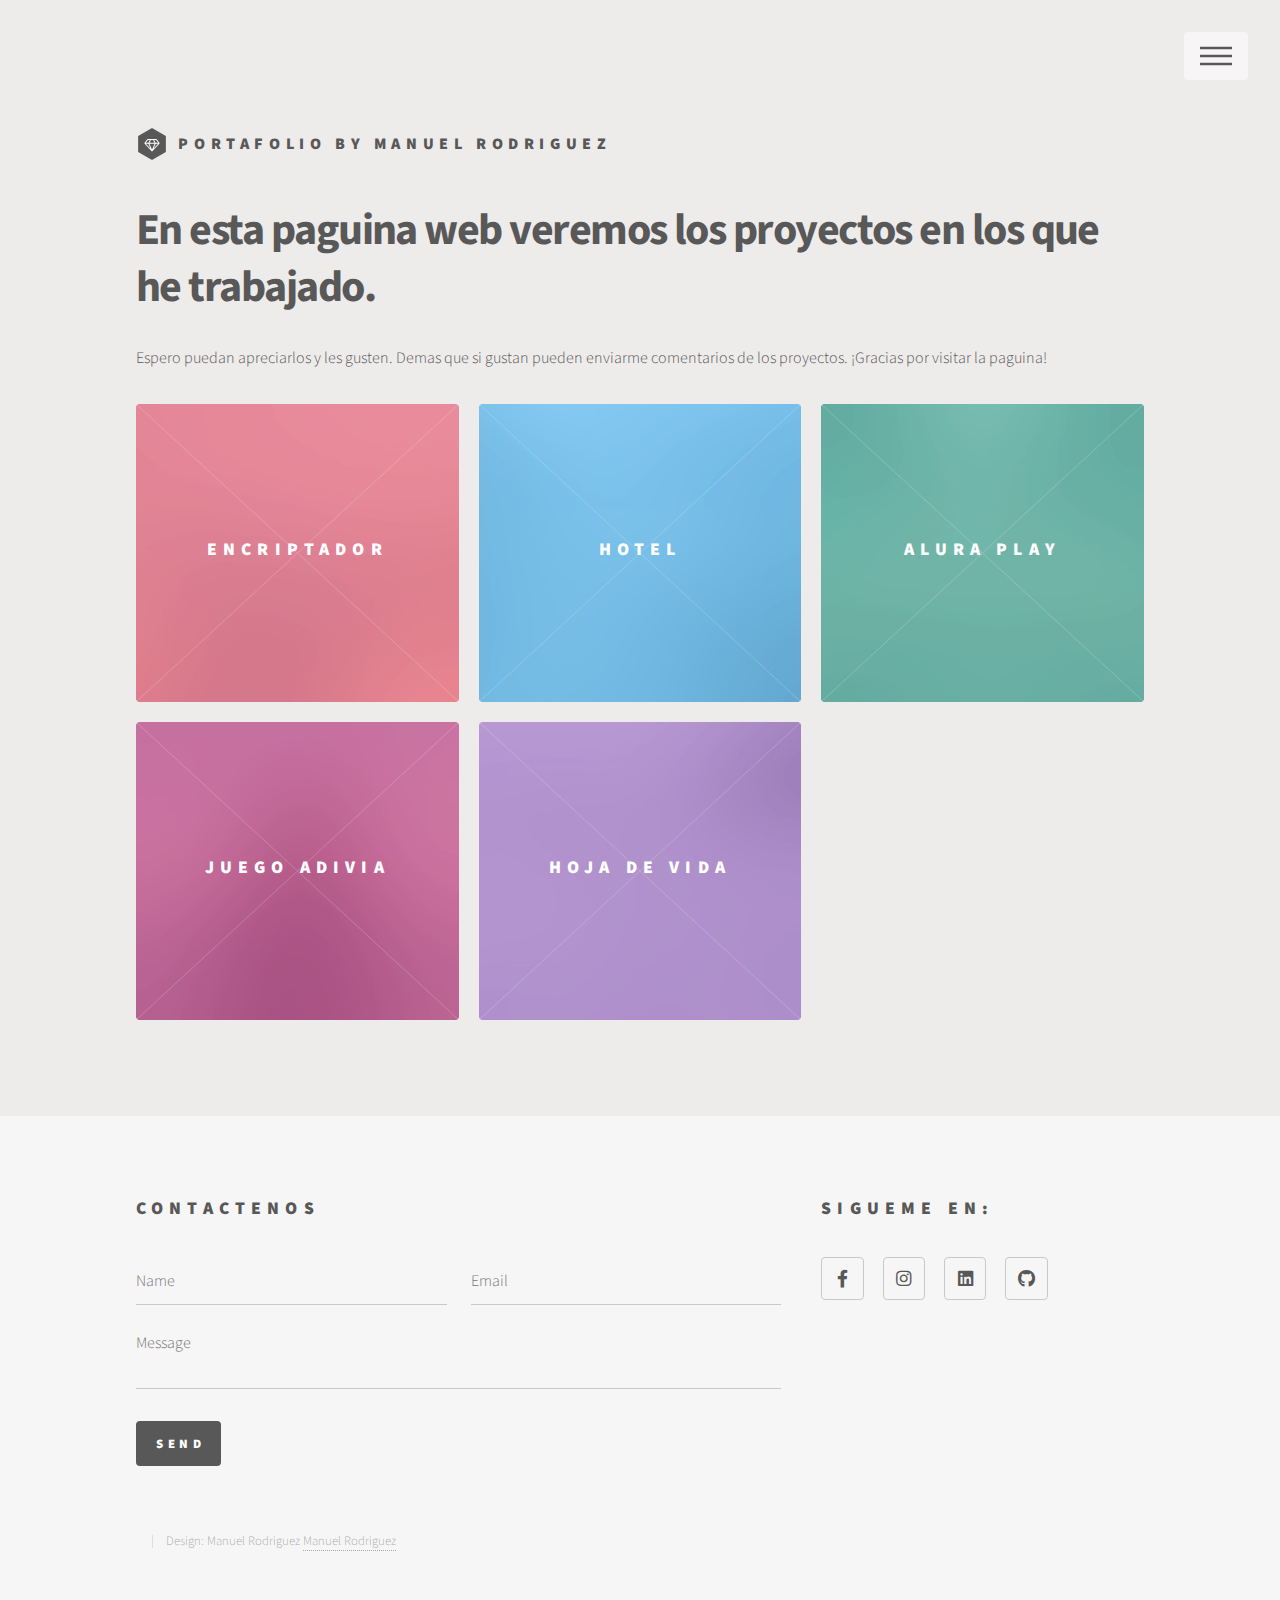
<file: index.html>
<!DOCTYPE HTML>
<html>
	<head>
		<title>Portafolio</title>
		<link rel="icon" href="/images/logo.svg" type="image/x-icon">
		<meta charset="utf-8" />
		<meta name="viewport" content="width=device-width, initial-scale=1, user-scalable=no" />
		<link rel="stylesheet" href="assets/css/main.css" />
		<noscript><link rel="stylesheet" href="assets/css/noscript.css" /></noscript>
	</head>
	<body class="is-preload">
		<!-- Wrapper -->
			<div id="wrapper">

				<!-- Header -->
					<header id="header">
						<div class="inner">

							<!-- Logo -->
								<a href="index.html" class="logo">
									<span class="symbol"><img src="images/logo.svg" alt="" /></span><span class="title">Portafolio by Manuel Rodriguez</span>
								</a>

							<!-- Nav -->
								<nav>
									<ul>
										<li><a href="#menu">Menu</a></li> 
									</ul>
								</nav>

						</div>
					</header>

				<!-- Menu -->
					<nav id="menu">
						<h2>Menu</h2>
						<ul>
							<li><a href="index.html">Home</a></li>
							<li><a href="/gen_element/generic.html">Proyectos</a></li>
							<li><a href="/gen_element/generic.html">Java Script y Html.</a></li>
							<li><a href="/gen_element/generic.html">PHP y .Net</a></li>
							<li><a href="/gen_element/elements.html">Elements</a></li>
						</ul>
					</nav>

				<!-- Main -->
					<div id="main">
						<div class="inner">
							<header>
								<h1>En esta paguina web veremos los proyectos en los que he trabajado.</h1>
								<p>Espero puedan apreciarlos y les gusten. Demas que si gustan pueden enviarme comentarios de los proyectos.
									¡Gracias por visitar la paguina!</p>
							</header>
							<section class="tiles">
								<article class="style1">
									<span class="image">
										<img src="/images/pic01.jpg" alt="" />
									</span>
									<a href="/gen_element/encriptador.html">
										<h2>Encriptador</h2>
										<div class="content">
											<p>Proyecto desarrollado con el programa Alura Latam</p>
										</div>
									</a>
								</article>
								<article class="style2">
									<span class="image">
										<img src="/images/pic02.jpg" alt="" />
									</span>
									<a href="/gen_element/hotel.html">
										<h2>Hotel</h2>
										<div class="content">
											<p>Proyecto desarrollado con el programa Alura Latam</p>
										</div>
									</a>
								</article>
								<article class="style3">
									<span class="image">
										<img src="/images/pic03.jpg" alt="" />
									</span>
									<a href="/gen_element/aluraplay.html">
										<h2>Alura Play</h2>
										<div class="content">
											<p>Proyecto desarrollado con el programa Alura Latam</p>
										</div>
									</a>
								</article>
								<article class="style4">
									<span class="image">
										<img src="/images/pic04.jpg" alt="" />
									</span>
									<a href="/gen_element/adivina.html">
										<h2>Juego adivia</h2>
										<div class="content">
											<p>Proyecto desarrollado con el programa Alura Latam.</p>
										</div>
									</a>
								</article>
								<article class="style5">
									<span class="image">
										<img src="images/pic05.jpg" alt="" />
									</span>
									<a href="/gen_element/generic.html">
										<h2>Hoja de vida</h2>
										<div class="content">
											<p>Aqui mis datos y demas sobre mí</p>
										</div>
									</a>
								</article>
							</section>
						</div>
					</div>

				<!-- Footer -->
					<footer id="footer">
						<div class="inner">
							<section>
								<h2>Contactenos</h2>
								<form method="post" action="#">
									<div class="fields">
										<div class="field half">
											<input type="text" name="name" id="name" placeholder="Name" />
										</div>
										<div class="field half">
											<input type="email" name="email" id="email" placeholder="Email" />
										</div>
										<div class="field">
											<textarea name="message" id="message" placeholder="Message"></textarea>
										</div>
									</div>
									<ul class="actions">
										<li><input type="submit" value="Send" class="primary" /></li>
									</ul>
								</form>
							</section>
							<section>
								<h2>Sigueme en:</h2>
								<ul class="icons">
									<li><a href="https://www.facebook.com/profile.php?id=100004961138057" class="icon brands style2 fa-facebook-f"><span class="label">Facebook</span></a></li>
									<li><a href="https://www.instagram.com/mr.manuelrodriguez/" class="icon brands style2 fa-instagram"><span class="label">Instagram</span></a></li>
									<li><a href="https://www.linkedin.com/in/manuel-efrain-rodriguez-prescod-38b3a92bb/" class="icon brands style2 fa-linkedin"><span class="label">Linkedin</span></a></li>
									<li><a href="https://github.com/ManuelRodriguez176" class="icon brands style2 fa-github"><span class="label">GitHub</span></a></li>
								</ul>
							</section>
							<ul class="copyright">
								<li></li>
								<li>Design: Manuel Rodriguez <a href="">Manuel Rodriguez</a></li>
							</ul>
						</div>
					</footer>

			</div>

		<!-- Scripts -->
			<script src="assets/js/jquery.min.js"></script>
			<script src="assets/js/browser.min.js"></script>
			<script src="assets/js/breakpoints.min.js"></script>
			<script src="assets/js/util.js"></script>
			<script src="assets/js/main.js"></script>

	</body>
</html>
</file>
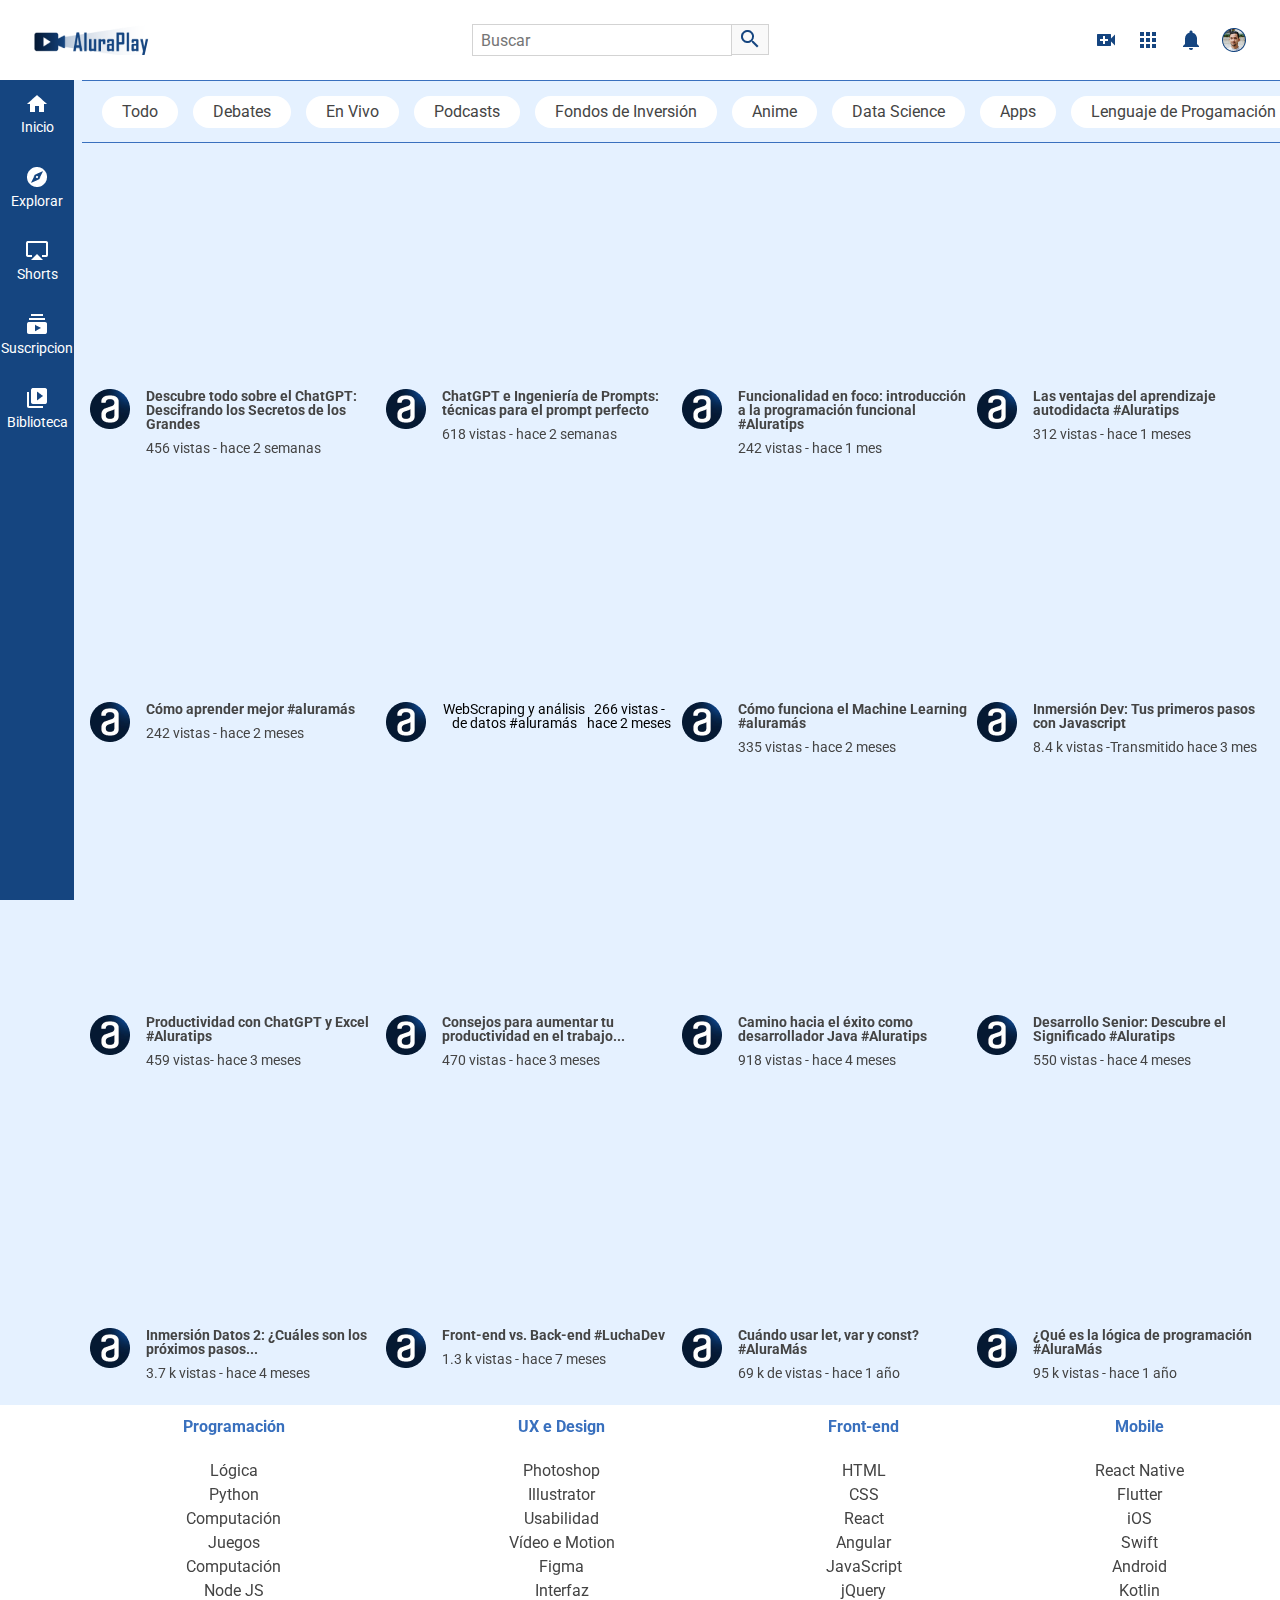
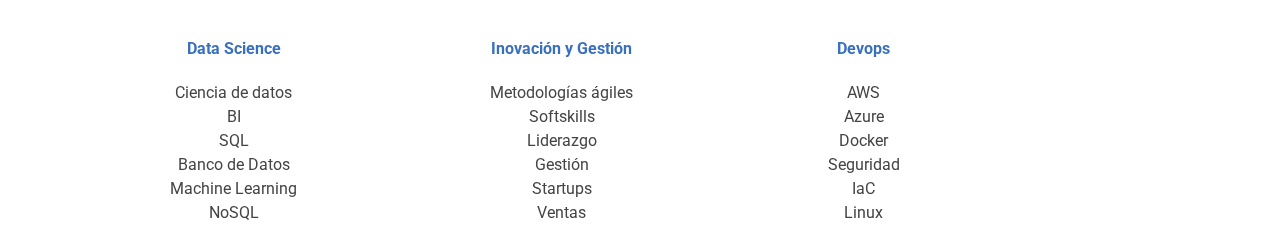
<file: AluraPlay/aluraplay-projecto-final-proyecto-final/index.html>
<!DOCTYPE html>
<html lang="es">

<head>
    <meta charset="UTF-8">
    <meta http-equiv="X-UA-Compatible" content="IE=edge">
    <meta name="viewport" content="width=device-width, initial-scale=1.0">
    <link href="https://fonts.googleapis.com/css2?family=Roboto:wght@400;700&display=swap" rel="stylesheet">
    <link rel="stylesheet" href="./css/reset.css">
    <link rel="stylesheet" href="./css/estilos.css">
    <link rel="stylesheet" href="./css/flexbox.css">
    <title>AluraPlay</title>
    <link rel="shortcut icon" href="./img/favicon.ico" type="image/x-icon">
</head>

<body>

    <!-- Cabecera -->
    <header>

        <nav class="cabecera__container">

            <h1 class="logo__item" href="#"></h1>

            <div class="cabecera__buscar__item">
                <form action="">
                    <input type="search" placeholder="Buscar" id="buscar" class="buscar__input">
                    <label for="buscar" class="buscar__label"></label>
                </form>
                <a href="#" class="cabecera__audio"></a>
            </div>

            <div class="cabecera__iconos__item">
                <a href="#" class="cabecera__videos"></a>
                <a href="#" class="cabecera__apps"></a>
                <a href="#" class="cabecera__notificaciones"></a>
                <a href="#" class="cabecera__avatar"></a>
            </div>

        </nav>

    </header>

    <!-- Menu lateral -->

    <aside class="menu__container">
        <ul class="menu__lista">
            <li>
                <a class="menu__itens" href="#">
                    <i class="icono__inicio icono-item"></i>
                    <span>Inicio</span></a>
            </li>

            <li>
                <a class="menu__itens" href="#">
                    <i class="icono__explorar icono-item"></i>
                    <span>Explorar</span></a>
            </li>

            <li>
                <a class="menu__itens" href="#">
                    <i class="icono__shorts icono-item"></i>
                    <span>Shorts</span></a>
            </li>

            <li>
                <a class="menu__itens" href="#">
                    <i class="icono__suscripciones icono-item"></i>
                    <span>Suscripcion</span></a>
            </li>

            <li>
                <a class="menu__itens" href="#">
                    <i class="icono__biblioteca icono-item"></i>
                    <span>Biblioteca</span></a>
            </li>
        </ul>

        <ul class="menu__lista">
            <li>
                <a class="menu__itens" href="#">
                    <i class="icono__historico icono-item"></i>
                    <span>Histórico</span></a>
            </li>

            <li>
                <a class="menu__itens" href="#">
                    <i class="icono__reloj icono-item"></i>
                    <span>Ver más tarde</span></a>
            </li>

            <li>
                <a class="menu__itens" href="#">
                    <i class="icono__like icono-item"></i>
                    <span>Videos que me gustan</span></a>
            </li>
        </ul>

        <ul class="menu__lista">
            <li>
                <a class="menu__itens" href="#">
                    <i class="icono__mostrar icono-item"></i>
                    <span>Mostrar más</span></a>
            </li>

            <li>
                <a class="menu__itens" href="#">
                    <i class="icono__deschamps icono-item"></i>
                    <span>Felipe Deschamps</span></a>
            </li>

            <li>
                <a class="menu__itens" href="#">
                    <i class="icono__nerd icono-item"></i>
                    <span>Jovem Nerd</span></a>
            </li>

            <li>
                <a class="menu__itens" href="#">
                    <i class="icono__souto icono-item"></i>
                    <span>Mario Souto</span></a>
            </li>

            <li>
                <a class="menu__itens" href="#">
                    <i class="icono__iamarino icono-item"></i>
                    <span>Atila Iamarino</span></a>
            </li>

            <li>
                <a class="menu__itens" href="#">
                    <i class="icono__ballerini icono-item"></i>
                    <span>Rafaella Ballerini</span></a>
            </li>

            <li>
                <a class="menu__itens" href="#">
                    <i class="icono__gaveta icono-item"></i>
                    <span>Gaveta</span></a>
            </li>

            <li>
                <a class="menu__itens" href="#">
                    <i class="icono__alura icono-item"></i>
                    <span>Alura Latam</span></a>
            </li>

            <li>
                <a class="menu__itens suscripciones" href="#">Suscripciones</a>
            </li>
        </ul>

        <ul class="menu__lista">
            <li class="videojuegos">
                <a class="menu__itens" href="#">
                    <i class="icono__videojuegos icono-item"></i>
                    <span>Videojuegos</span></a>
            </li>

            <li class="peliculas">
                <a class="menu__itens" href="#">
                    <i class="icono__peliculas icono-item"></i>
                    <span>Películas</span></a>
            </li>
            <li class="premium">
                <a class="menu__itens" href="#">
                    <i class="icono__videos icono-item"></i>
                    <span>Vídeo Premium</span></a>
            </li>

            <li class="menu__itens maspagina">
                <a href="#">MÁS DE LA PÁGINA</a>
            </li>
        </ul>
    </aside>

    <!-- Sección superior -->

    <section class="superior__seccion__container">
        <a class="superior__item" href="#">Todo</a>
        <a class="superior__item" href="#">Debates</a>
        <a class="superior__item" href="#">En Vivo</a>
        <a class="superior__item" href="#">Podcasts</a>
        <a class="superior__item" href="#">Fondos de Inversión</a>
        <a class="superior__item" href="#">Anime</a>
        <a class="superior__item" href="#">Data Science</a>
        <a class="superior__item" href="#">Apps</a>
        <a class="superior__item" href="#">Lenguaje de Progamación</a>
        <a class="superior__item" href="#">Ciencia de la computación</a>
        <a class="superior__item" href="#">Marketing</a>
    </section>

    <!-- Vídeos -->
    
    <ul class="videos__container">
        <li class="videos__item">
            <iframe  width="100%"  height="72%" src="https://www.youtube.com/embed/PwheldW6V98?si=mJKUmresNkF_c4Q1" 
            title="YouTube video player" frameborder="0" allow="accelerometer; autoplay; clipboard-write; encrypted-media; gyroscope; picture-in-picture; web-share" allowfullscreen></iframe>
            <div class="descripcion-video">
                <img src="./img/videos/Ellipse 11.png" alt="Logo del canal Alura Latam ">
                <div class="detalles__video">
                    <h3>Descubre todo sobre el ChatGPT: Descifrando los Secretos de los Grandes</h3>
                    <p>456  vistas - hace 2 semanas</p>
                </div>
            </div>
        </li>
       
        <li class="videos__item">
            <iframe  width="100%"  height="72%" src="https://www.youtube.com/embed/r5T2aO9YXb0?si=aHWokvcs63ff33l1" 
            title="YouTube video player" frameborder="0" allow="accelerometer; autoplay; clipboard-write; encrypted-media; gyroscope; picture-in-picture; web-share" allowfullscreen></iframe>
            <div class="descripcion-video">
                <img src="./img/videos/Ellipse 11.png" alt="Logo del canal Alura Latam ">
                <div class="detalles__video">
                    <h3>ChatGPT e Ingeniería de Prompts: técnicas para el prompt perfecto</h3>
                    <p>618  vistas - hace 2 semanas</p>
                </div>
            </div>
        </li>
        <li class="videos__item">
            <iframe  width="100%"  height="72%" src="https://www.youtube.com/embed/qBrlvcQjrCA?si=NtRiXE2M6UXFpuVy" 
            title="YouTube video player" frameborder="0" allow="accelerometer; autoplay; clipboard-write; encrypted-media; gyroscope; picture-in-picture; web-share" allowfullscreen></iframe>
            <div class="descripcion-video">
                <img src="./img/videos/Ellipse 11.png" alt="Logo del canal Alura Latam ">
                <div class="detalles__video">
                    <h3>Funcionalidad en foco: introducción a la programación funcional #Aluratips</h3>
                    <p>242  vistas - hace 1 mes</p>
                </div>
            </div>
        </li>
        <li class="videos__item">
            <iframe  width="100%"  height="72%" src="https://www.youtube.com/embed/xdzz3_WqFmE?si=K3vRJxqY2Xt9v2D4" 
            title="YouTube video player" frameborder="0" allow="accelerometer; autoplay; clipboard-write; encrypted-media; gyroscope; picture-in-picture; web-share" allowfullscreen></iframe>
            <div class="descripcion-video">
                <img src="./img/videos/Ellipse 11.png" alt="Logo del canal Alura Latam ">
                <div class="detalles__video">
                    <h3>Las ventajas del aprendizaje autodidacta #Aluratips</h3>
                    <p>312 vistas - hace 1 meses</p>
                </div>
            </div>
        </li>
        <li class="videos__item">
            <iframe  width="100%"  height="72%"src="https://www.youtube.com/embed/DeM2Ak8tWFU?si=z9eTmcwKMhbGnOSM" 
            title="YouTube video player" frameborder="0" allow="accelerometer; autoplay; clipboard-write; encrypted-media; gyroscope; picture-in-picture; web-share" allowfullscreen></iframe>
            <div class="descripcion-video">
                <img src="./img/videos/Ellipse 11.png" alt="Logo del canal Alura Latam ">
                <div class="detalles__video">
                    <h3>Cómo aprender mejor #aluramás</h3>
                    <p>242 vistas - hace 2 meses</p>
                </div>
            </div>
        </li>
        <li class="videos__item">
            <iframe  width="100%"  height="72%" src="https://www.youtube.com/embed/b5M9ws0X3FQ?si=BByTwoZV_195ifW0"
             title="YouTube video player" frameborder="0" allow="accelerometer; autoplay; clipboard-write; encrypted-media; gyroscope; picture-in-picture; web-share" allowfullscreen></iframe>
            <div class="descripcion-video">
                <img src="./img/videos/Ellipse 11.png" alt="Logo del canal Alura Latam ">
                <h3>WebScraping y análisis de datos #aluramás</h3>
                <p>266 vistas - hace 2 meses</p>
            </div>
        </li>
        <li class="videos__item">
            <iframe  width="100%"  height="72%" src="https://www.youtube.com/embed/1EJ69twpnMo?si=77XLahry_zDuc666"
             title="YouTube video player" frameborder="0" allow="accelerometer; autoplay; clipboard-write; encrypted-media; gyroscope; picture-in-picture; web-share" allowfullscreen></iframe>
            <div class="descripcion-video">
                <img src="./img/videos/Ellipse 11.png" alt="Logo del canal Alura Latam ">
                <div class="detalles__video">
                    <h3>Cómo funciona el Machine Learning #aluramás</h3>
                    <p>335 vistas - hace 2 meses</p>
                </div>
            </div>
        </li>
        <li class="videos__item">
            <iframe  width="100%"  height="72%" src="https://www.youtube.com/embed/SAusS82-xQ0?si=w0csFllv1LjuLs7O" 
            title="YouTube video player" frameborder="0" allow="accelerometer; autoplay; clipboard-write; encrypted-media; gyroscope; picture-in-picture; web-share" allowfullscreen></iframe>
            <div class="descripcion-video">
                <img src="./img/videos/Ellipse 11.png" alt="Logo del canal Alura Latam ">
                <div class="detalles__video">
                    <h3>Inmersión Dev: Tus primeros pasos con Javascript </h3>
                    <p>8.4 k vistas -Transmitido hace 3 mes</p>
                </div>
            </div>
        </li>
        <li class="videos__item">
            <iframe width="100%"  height="72%" src="https://www.youtube.com/embed/hNUuAYmGL1M?si=BLk4jJSDjyTHBoXO" 
            title="YouTube video player" frameborder="0" allow="accelerometer; autoplay; clipboard-write; encrypted-media; gyroscope; picture-in-picture; web-share" allowfullscreen>></iframe>
            <div class="descripcion-video">
                <img src="./img/videos/Ellipse 11.png" alt="Logo del canal Alura Latam ">
                <div class="detalles__video">
                    <h3>Productividad con ChatGPT y Excel #Aluratips</h3>
                    <p>459 vistas- hace 3 meses</p>
                </div>
            </div>
        </li>
        <li class="videos__item">
            <iframe width="100%"  height="72%" src="https://www.youtube.com/embed/AULPtYo25Lw?si=Cp7Ovqt-8SBA_3tj" 
            title="YouTube video player" frameborder="0" allow="accelerometer; autoplay; clipboard-write; encrypted-media; gyroscope; picture-in-picture; web-share" allowfullscreen></iframe>
            <div class="descripcion-video">
                <img src="./img/videos/Ellipse 11.png" alt="Logo del canal Alura Latam ">
                <div class="detalles__video">
                    <h3>Consejos para aumentar tu productividad en el trabajo...</h3>
                    <p>470 vistas - hace 3 meses</p>
                </div>
            </div>
        </li>
        <li class="videos__item">
            <iframe width="100%"  height="72%" src="https://www.youtube.com/embed/zOetOoeOrOg?si=R64GU4elwkU-ce7V" 
            title="YouTube video player" frameborder="0" allow="accelerometer; autoplay; clipboard-write; encrypted-media; gyroscope; picture-in-picture; web-share" allowfullscreen></iframe>
            <div class="descripcion-video">
                <img src="./img/videos/Ellipse 11.png" alt="Logo del canal Alura Latam ">
                <div class="detalles__video">
                    <h3>Camino hacia el éxito como desarrollador Java #Aluratips</h3>
                    <p>918 vistas - hace 4 meses</p>
                </div>
            </div>
        </li>
        <li class="videos__item">
            <iframe width="100%"  height="72%" src="https://www.youtube.com/embed/VKj8MlylaPg?si=3nhakwSHEgqM_RL6" 
            title="YouTube video player" frameborder="0" allow="accelerometer; autoplay; clipboard-write; encrypted-media; gyroscope; picture-in-picture; web-share" allowfullscreen></iframe>
            <div class="descripcion-video">
                <img src="./img/videos/Ellipse 11.png" alt="Logo del canal Alura Latam ">
                <div class="detalles__video">
                    <h3>Desarrollo Senior: Descubre el Significado #Aluratips</h3>
                    <p>550 vistas - hace 4 meses</p>
                </div>
            </div>
        </li>
        <li class="videos__item">
            <iframe width="100%"  height="72%" src="https://www.youtube.com/embed/CpL7-sbW2O0?si=nBPiodanhasOV7D8"
             title="YouTube video player" frameborder="0" allow="accelerometer; autoplay; clipboard-write; encrypted-media; gyroscope; picture-in-picture; web-share" allowfullscreen></iframe>
            <div class="descripcion-video">
                <img src="./img/videos/Ellipse 11.png" alt="Logo del canal Alura Latam ">
                <div class="detalles__video">
                    <h3>Inmersión Datos 2: ¿Cuáles son los próximos pasos...</h3>
                    <p>3.7 k vistas - hace 4 meses</p>
                </div>
            </div>
        </li>
        <li class="videos__item">
            <iframe width="100%"  height="72%" src="https://www.youtube.com/embed/QjOWz9avkg8?si=hLgmCHaYTWoHi03R" 
            title="YouTube video player" frameborder="0" allow="accelerometer; autoplay; clipboard-write; encrypted-media; gyroscope; picture-in-picture; web-share" allowfullscreen></iframe>
            <div class="descripcion-video">
                <img src="./img/videos/Ellipse 11.png" alt="Logo del canal Alura Latam ">
                <div class="detalles__video">
                    <h3>Front-end vs. Back-end #LuchaDev</h3>
                    <p>1.3 k vistas - hace 7 meses</p>
                </div>
            </div>
        </li>
        <li class="videos__item">
            <iframe width="100%"  height="72%" src="https://www.youtube.com/embed/PztCEdIJITY?si=5fxDg327jUp5TA_X" 
            title="YouTube video player" frameborder="0" allow="accelerometer; autoplay; clipboard-write; encrypted-media; gyroscope; picture-in-picture; web-share" allowfullscreen></iframe>
            <div class="descripcion-video">
                <img src="./img/videos/Ellipse 11.png" alt="Logo del canal Alura Latam ">
                <div class="detalles__video">
                    <h3>Cuándo usar let, var y const? #AluraMás</h3>
                    <p>69 k de vistas - hace 1 año</p>
                </div>
            </div>
        </li>
        <li class="videos__item">
            <iframe width="100%"  height="72%" src="https://www.youtube.com/embed/3W983Q2NzRI?si=eCcE3jEyAUJu_tju" 
            title="YouTube video player" frameborder="0" allow="accelerometer; autoplay; clipboard-write; encrypted-media; gyroscope; picture-in-picture; web-share" allowfullscreen></iframe>
            <div class="descripcion-video">
                <img src="./img/videos/Ellipse 11.png" alt="Logo del canal Alura Latam ">
                <div class="detalles__video">
                    <h3>¿Qué es la lógica de programación  #AluraMás</h3>
                    <p>95 k vistas - hace 1 año</p>
                </div>
            </div>
        </li>
        


    </ul> 

    <!-- <SECCIÓN rodapié> -->
    <footer class="rodapie__container">
        <section>
            <h2 class="rodapie__titulo">Programación</h2>
            <p class="rodapie__texto">Lógica</p>
            <p>Python</p>
            <p>Computación</p>
            <p>Juegos</p>
            <p>Computación</p>
            <p>Node JS</p>
        </section>

        <section>
            <h2 class="rodapie__titulo">Data Science</h2>
            <p class="rodapie__texto">Ciencia de datos</p>
            <p>BI</p>
            <p>SQL</p>
            <p>Banco de Datos</p>
            <p>Machine Learning</p>
            <p>NoSQL</p>
        </section>

        <section>
            <h2 class="rodapie__titulo">UX e Design</h2>
            <p class="rodapie__texto">Photoshop</p>
            <p>Illustrator</p>
            <p>Usabilidad</p>
            <p>Vídeo e Motion</p>
            <p>Figma</p>
            <p>Interfaz</p>
        </section>

        <section>
            <h2 class="rodapie__titulo">Inovación y Gestión</h2>
            <p class="rodapie__texto">Metodologías ágiles</p>
            <p>Softskills</p>
            <p>Liderazgo</p>
            <p>Gestión</p>
            <p>Startups</p>
            <p>Ventas</p>
        </section>

        <section>
            <h2 class="rodapie__titulo">Front-end</h2>
            <p class="rodapie__texto">HTML</p>
            <p>CSS</p>
            <p>React</p>
            <p>Angular</p>
            <p>JavaScript</p>
            <p>jQuery</p>
        </section>

        <section>
            <h2 class="rodapie__titulo">Devops</h2>
            <p class="rodapie__texto">AWS</p>
            <p>Azure</p>
            <p>Docker</p>
            <p>Seguridad</p>
            <p>IaC</p>
            <p>Linux</p>
        </section>

        <section>
            <h2 class="rodapie__titulo">Mobile</h2>
            <p class="rodapie__texto">React Native</p>
            <p>Flutter</p>
            <p>iOS</p>
            <p>Swift</p>
            <p>Android</p>
            <p>Kotlin</p>
        </section>
    </footer>

</body>

</html>
</file>
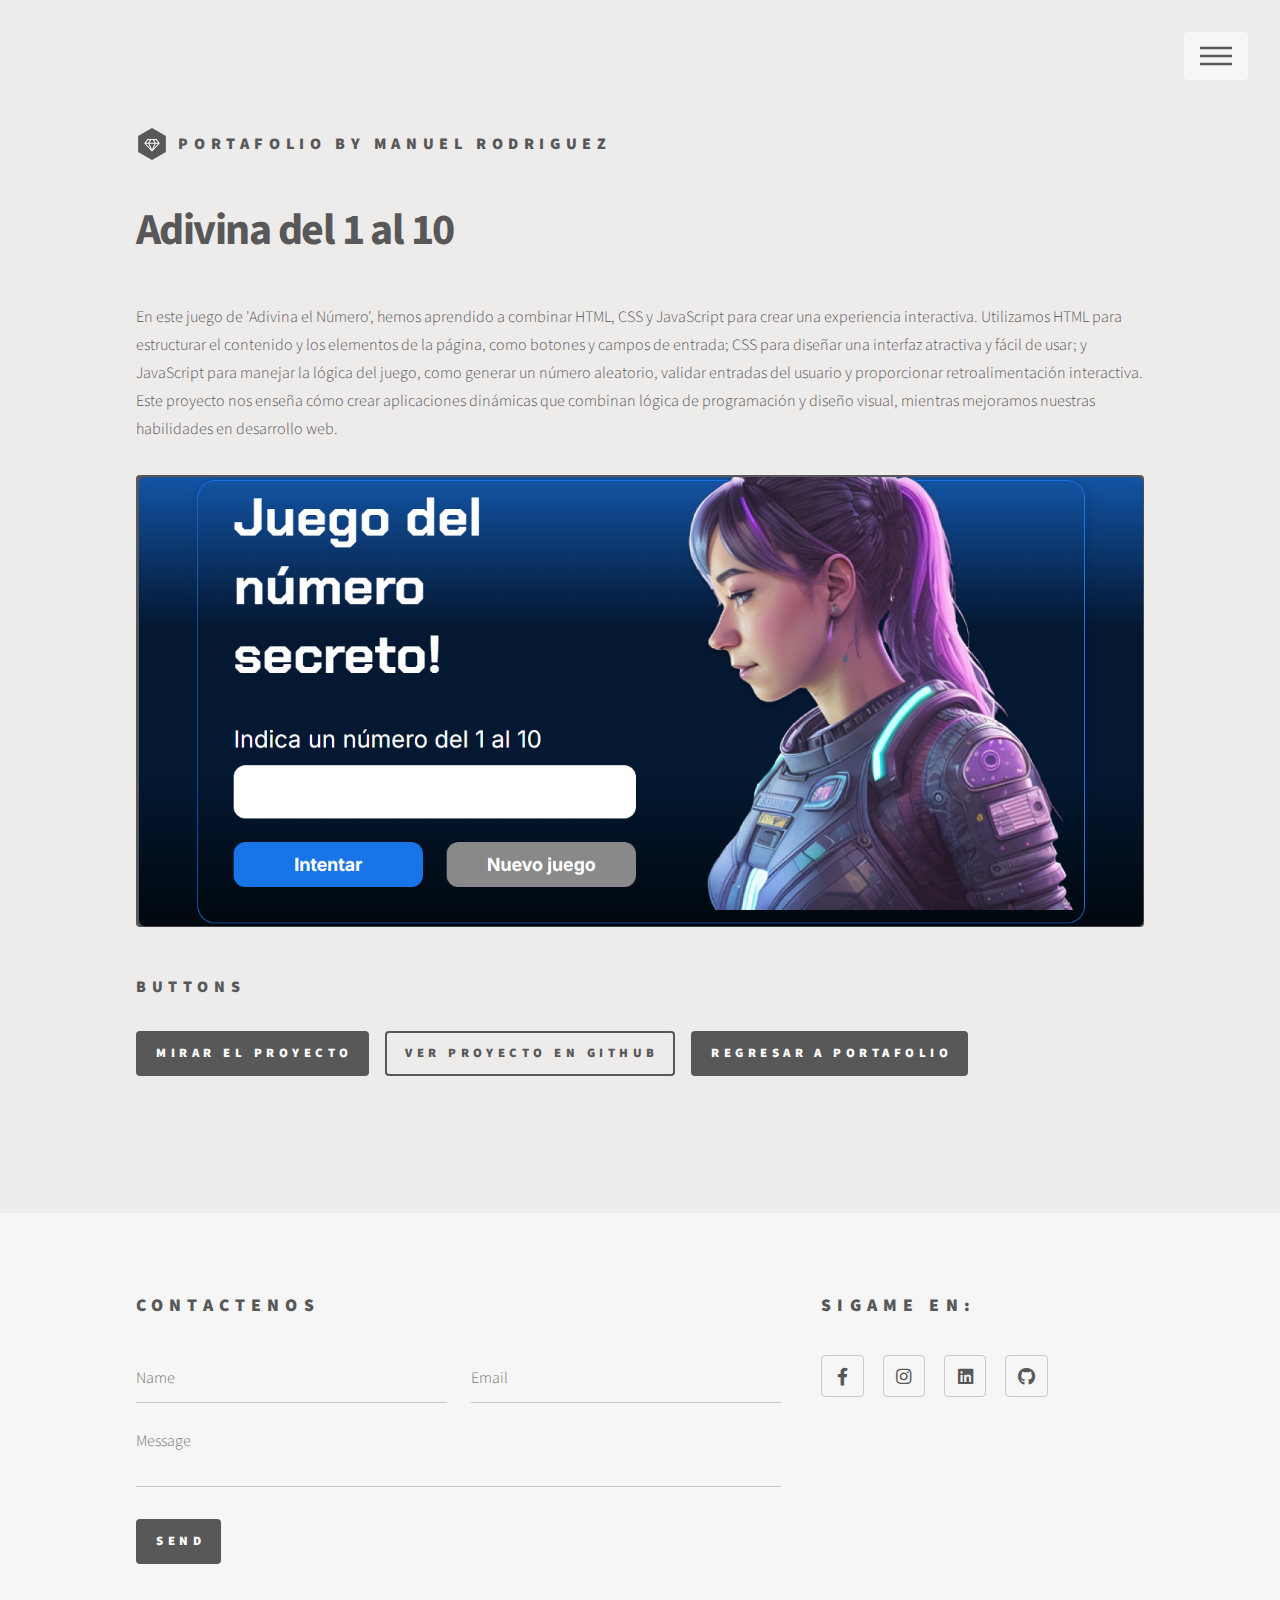
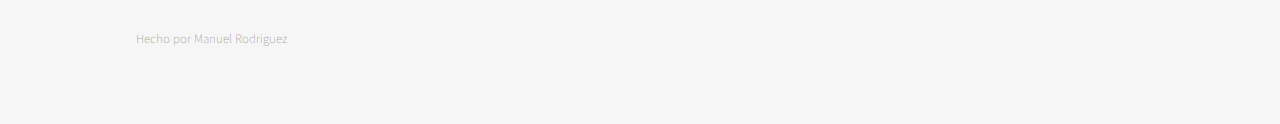
<file: gen_element/adivina.html>
<!DOCTYPE HTML>
<!--
	Phantom by HTML5 UP
	html5up.net | @ajlkn
	Free for personal and commercial use under the CCA 3.0 license (html5up.net/license)
-->
<html>
	<head>
		<title>Adivina</title>
		<link rel="icon" href="/images/logo.svg" type="image/x-icon">
		<meta charset="utf-8" />
		<meta name="viewport" content="width=device-width, initial-scale=1, user-scalable=no" />
		<link rel="stylesheet" href="/assets/css/main.css" />
		<noscript><link rel="stylesheet" href="/assets/css/noscript.css" /></noscript>
	</head>
	<body class="is-preload">
		<!-- Wrapper -->
			<div id="wrapper">

				<!-- Header -->
					<header id="header">
						<div class="inner">

							<!-- Logo -->
								<a href="/index.html" class="logo">
									<span class="symbol"><img src="/images/logo.svg" alt="" /></span><span class="title">Portafolio by Manuel Rodriguez</span>
								</a>

							<!-- Nav -->
								<nav>
									<ul>
										<li><a href="#menu">Menu</a></li>
									</ul>
								</nav>

						</div>
					</header>

				<!-- Menu -->
					<nav id="menu">
						<h2>Menu</h2>
						<ul>
							<li><a href="/index.html">Home</a></li>
							<li><a href="/gen_element/generic.html">Proyectos</a></li>
							<li><a href="/gen_element/generic.html">Java Script y Html.</a></li>
							<li><a href="/gen_element/generic.html">PHP y .Net</a></li>
							<li><a href="/gen_element/elements.html">Elements</a></li>
						</ul>
					</nav>

				<!-- Main -->
					<div id="main">
						<div class="inner">
							<h1>Adivina del 1 al 10</h1>
							<p>
								<p>En este juego de 'Adivina el Número', hemos aprendido a combinar HTML, CSS y JavaScript para crear una experiencia interactiva. Utilizamos HTML para estructurar el contenido y los elementos de la página, como botones y campos de entrada; CSS para diseñar una interfaz atractiva y fácil de usar; y JavaScript para manejar la lógica del juego, como generar un número aleatorio, validar entradas del usuario y proporcionar retroalimentación interactiva. Este proyecto nos enseña cómo crear aplicaciones dinámicas que combinan lógica de programación y diseño visual, mientras mejoramos nuestras habilidades en desarrollo web.</p>

							</p>
							<span class="image main"><img src="/images/adivina.png" alt="" /></span>
							<h3>Buttons</h3>
								<ul class="actions">
									<li><a href="https://logic-js-alpha.vercel.app/" class="button primary">Mirar el proyecto</a></li>
									<li><a href="https://github.com/ManuelRodriguez176/Logic-JS" class="button">Ver proyecto en Github</a></li>
									<li><a href="/index.html" class="button primary">Regresar a portafolio</a></li>
								</ul>
						</div>
					</div>
					

				<!-- Footer -->
					<footer id="footer">
						<div class="inner">
							<section>
								<h2>Contactenos</h2>
								<form method="post" action="#">
									<div class="fields">
										<div class="field half">
											<input type="text" name="name" id="name" placeholder="Name" />
										</div>
										<div class="field half">
											<input type="email" name="email" id="email" placeholder="Email" />
										</div>
										<div class="field">
											<textarea name="message" id="message" placeholder="Message"></textarea>
										</div>
									</div>
									<ul class="actions">
										<li><input type="submit" value="Send" class="primary" /></li>
									</ul>
								</form>
							</section>
							<section>
								<h2>Sigame en:</h2>
								<ul class="icons">
									<li><a href="https://www.facebook.com/profile.php?id=100004961138057" class="icon brands style2 fa-facebook-f"><span class="label">Facebook</span></a></li>
									<li><a href="https://www.instagram.com/mr.manuelrodriguez/" class="icon brands style2 fa-instagram"><span class="label">Instagram</span></a></li>
									<li><a href="https://www.linkedin.com/in/manuel-efrain-rodriguez-prescod-38b3a92bb/" class="icon brands style2 fa-linkedin"><span class="label">Linkedin</span></a></li>
									<li><a href="https://github.com/ManuelRodriguez176" class="icon brands style2 fa-github"><span class="label">GitHub</span></a></li>
								</ul>
							</section>
							<ul class="copyright">
								<li>Hecho por Manuel Rodriguez</li>
							</ul>
						</div>
					</footer>

			</div>

		<!-- Scripts -->
			<script src="/assets/js/jquery.min.js"></script>
			<script src="/assets/js/browser.min.js"></script>
			<script src="/assets/js/breakpoints.min.js"></script>
			<script src="/assets/js/util.js"></script>
			<script src="/assets/js/main.js"></script>

	</body>
</html>
</file>
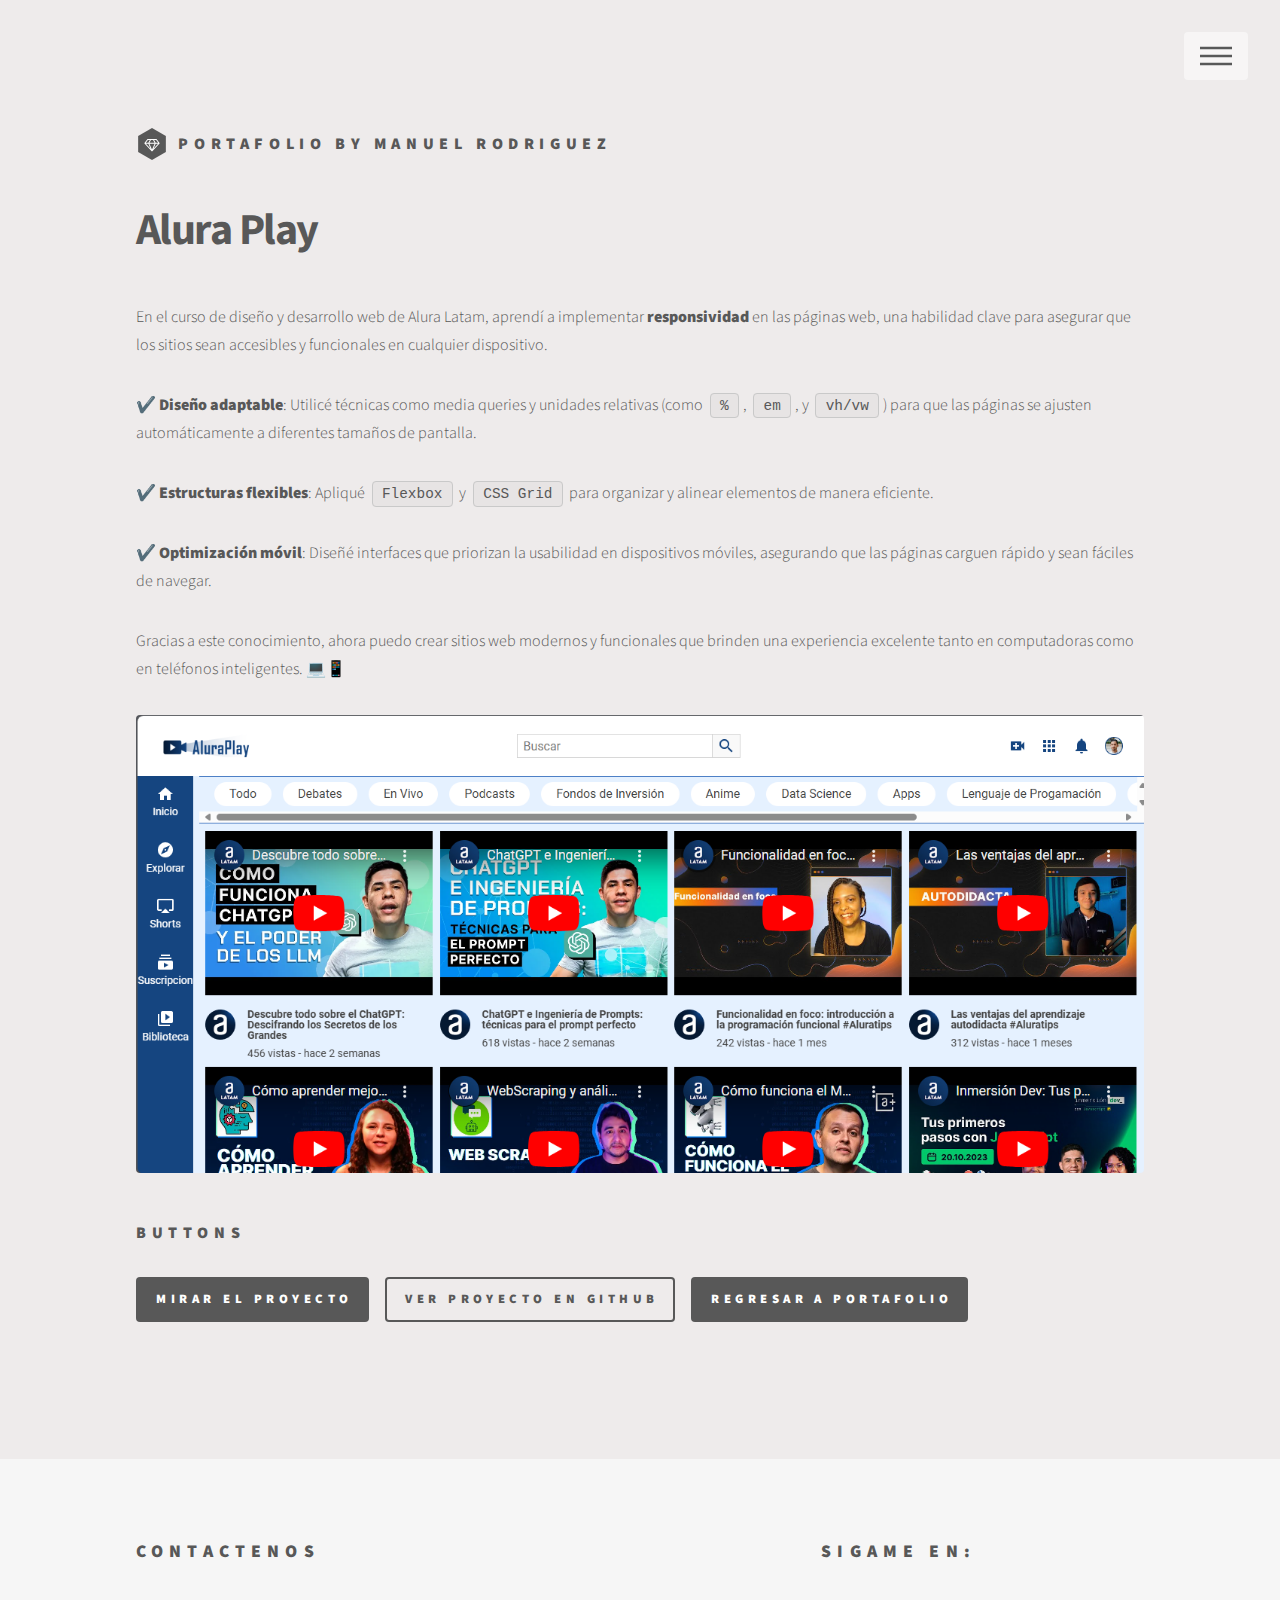
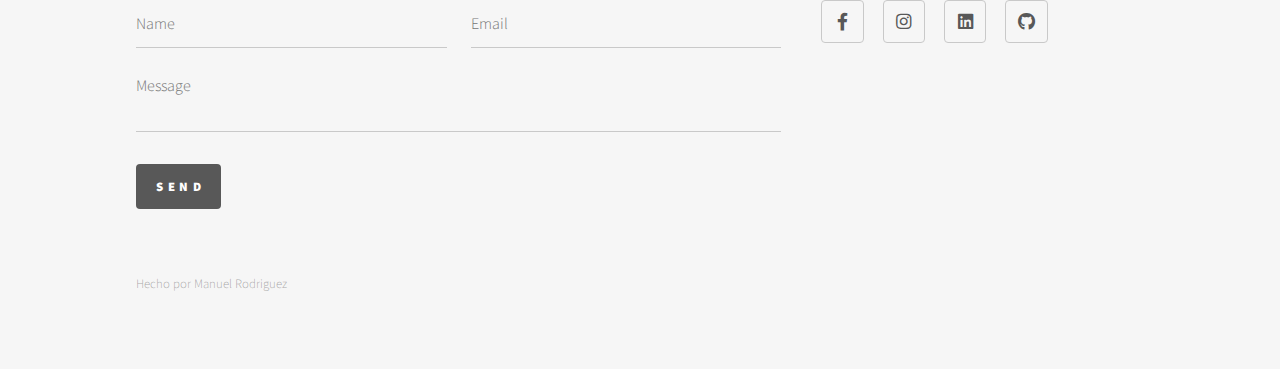
<file: gen_element/aluraplay.html>
<!DOCTYPE HTML>
<!--
	Phantom by HTML5 UP
	html5up.net | @ajlkn
	Free for personal and commercial use under the CCA 3.0 license (html5up.net/license)
-->
<html>
	<head>
		<title>Alura Play</title>
		<link rel="icon" href="/images/logo.svg" type="image/x-icon">
		<meta charset="utf-8" />
		<meta name="viewport" content="width=device-width, initial-scale=1, user-scalable=no" />
		<link rel="stylesheet" href="/assets/css/main.css" />
		<noscript><link rel="stylesheet" href="/assets/css/noscript.css" /></noscript>
	</head>
	<body class="is-preload">
		<!-- Wrapper -->
			<div id="wrapper">

				<!-- Header -->
					<header id="header">
						<div class="inner">

							<!-- Logo -->
								<a href="/index.html" class="logo">
									<span class="symbol"><img src="/images/logo.svg" alt="" /></span><span class="title">Portafolio by Manuel Rodriguez</span>
								</a>

							<!-- Nav -->
								<nav>
									<ul>
										<li><a href="#menu">Menu</a></li>
									</ul>
								</nav>

						</div>
					</header>

				<!-- Menu -->
					<nav id="menu">
						<h2>Menu</h2>
						<ul>
							<li><a href="/index.html">Home</a></li>
							<li><a href="/gen_element/generic.html">Proyectos</a></li>
							<li><a href="/gen_element/generic.html">Java Script y Html.</a></li>
							<li><a href="/gen_element/generic.html">PHP y .Net</a></li>
							<li><a href="/gen_element/elements.html">Elements</a></li>
						</ul>
					</nav>

				<!-- Main -->
					<div id="main">
						<div class="inner">
							<h1>Alura Play</h1>
							<p>
								<p>En el curso de diseño y desarrollo web de Alura Latam, aprendí a implementar <strong>responsividad</strong> en las páginas web, una habilidad clave para asegurar que los sitios sean accesibles y funcionales en cualquier dispositivo.</p>

								<p>✔️ <strong>Diseño adaptable</strong>: Utilicé técnicas como media queries y unidades relativas (como <code>%</code>, <code>em</code>, y <code>vh/vw</code>) para que las páginas se ajusten automáticamente a diferentes tamaños de pantalla.</p>

								<p>✔️ <strong>Estructuras flexibles</strong>: Apliqué <code>Flexbox</code> y <code>CSS Grid</code> para organizar y alinear elementos de manera eficiente.</p>

								<p>✔️ <strong>Optimización móvil</strong>: Diseñé interfaces que priorizan la usabilidad en dispositivos móviles, asegurando que las páginas carguen rápido y sean fáciles de navegar.</p>

								<p>Gracias a este conocimiento, ahora puedo crear sitios web modernos y funcionales que brinden una experiencia excelente tanto en computadoras como en teléfonos inteligentes. 💻📱</p>

									
							</p>
							<span class="image main"><img src="/images/aluraplay.png" alt="" /></span>
							<h3>Buttons</h3>
								<ul class="actions">
									<li><a href="https://alura-play-roan.vercel.app//" class="button primary">Mirar el proyecto</a></li>
									<li><a href="https://github.com/ManuelRodriguez176/Alura-Play" class="button">Ver proyecto en Github</a></li>
									<li><a href="/index.html" class="button primary">Regresar a portafolio</a></li>
								</ul>
						</div>
					</div>
					

				<!-- Footer -->
					<footer id="footer">
						<div class="inner">
							<section>
								<h2>Contactenos</h2>
								<form method="post" action="#">
									<div class="fields">
										<div class="field half">
											<input type="text" name="name" id="name" placeholder="Name" />
										</div>
										<div class="field half">
											<input type="email" name="email" id="email" placeholder="Email" />
										</div>
										<div class="field">
											<textarea name="message" id="message" placeholder="Message"></textarea>
										</div>
									</div>
									<ul class="actions">
										<li><input type="submit" value="Send" class="primary" /></li>
									</ul>
								</form>
							</section>
							<section>
								<h2>Sigame en:</h2>
								<ul class="icons">
									<li><a href="https://www.facebook.com/profile.php?id=100004961138057" class="icon brands style2 fa-facebook-f"><span class="label">Facebook</span></a></li>
									<li><a href="https://www.instagram.com/mr.manuelrodriguez/" class="icon brands style2 fa-instagram"><span class="label">Instagram</span></a></li>
									<li><a href="https://www.linkedin.com/in/manuel-efrain-rodriguez-prescod-38b3a92bb/" class="icon brands style2 fa-linkedin"><span class="label">Linkedin</span></a></li>
									<li><a href="https://github.com/ManuelRodriguez176" class="icon brands style2 fa-github"><span class="label">GitHub</span></a></li>
								</ul>
							</section>
							<ul class="copyright">
								<li>Hecho por Manuel Rodriguez</li>
							</ul>
						</div>
					</footer>

			</div>

		<!-- Scripts -->
			<script src="/assets/js/jquery.min.js"></script>
			<script src="/assets/js/browser.min.js"></script>
			<script src="/assets/js/breakpoints.min.js"></script>
			<script src="/assets/js/util.js"></script>
			<script src="/assets/js/main.js"></script>

	</body>
</html>
</file>
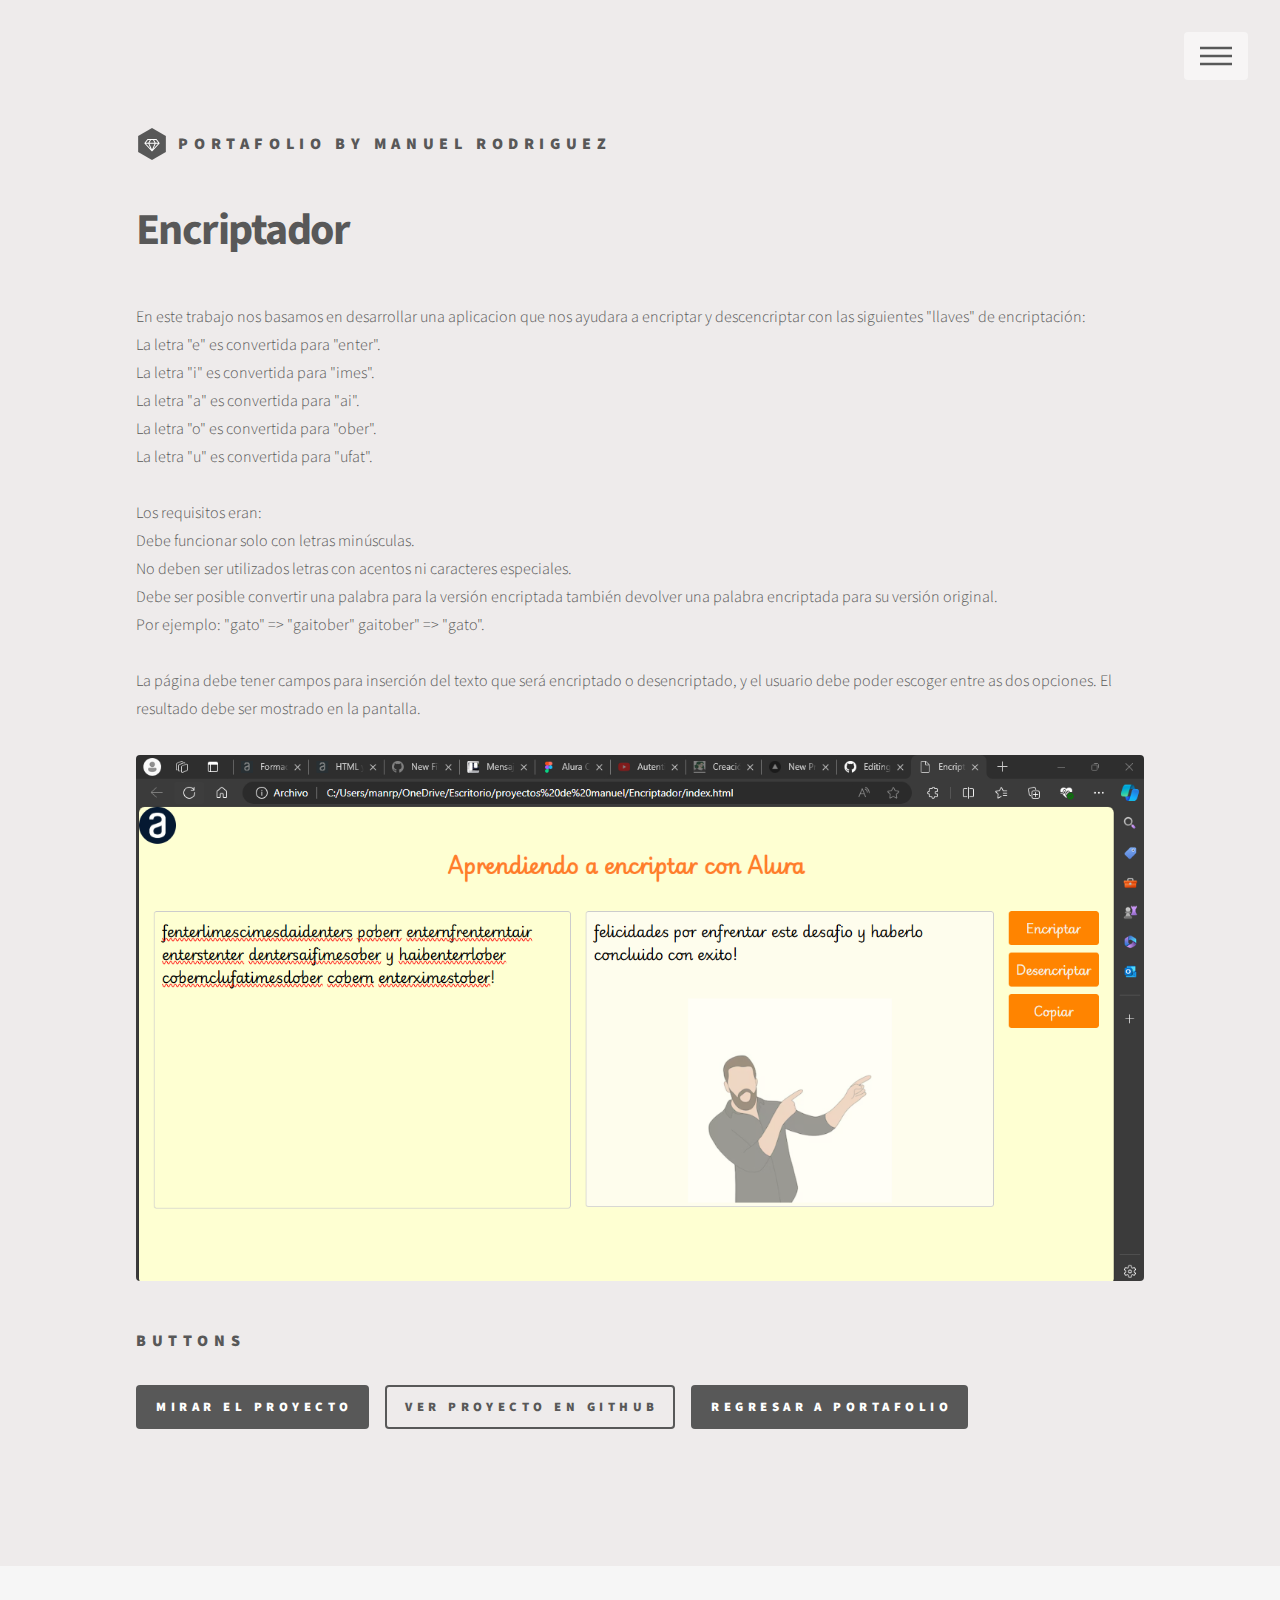
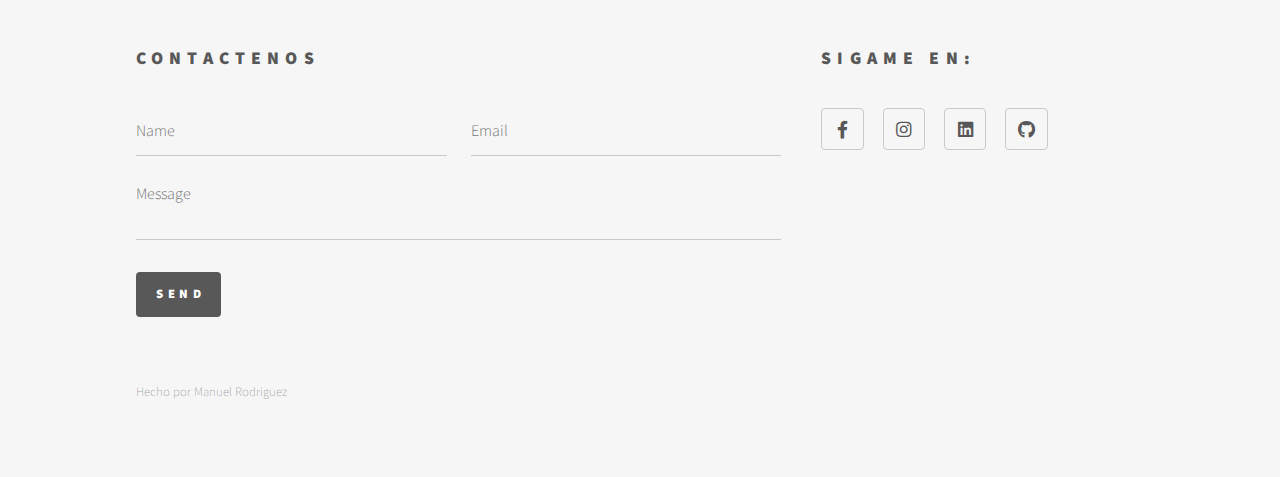
<file: gen_element/encriptador.html>
<!DOCTYPE HTML>
<!--
	Phantom by HTML5 UP
	html5up.net | @ajlkn
	Free for personal and commercial use under the CCA 3.0 license (html5up.net/license)
-->
<html>
	<head>
		<title>Encriptador</title>
		<link rel="icon" href="/images/logo.svg" type="image/x-icon">
		<meta charset="utf-8" />
		<meta name="viewport" content="width=device-width, initial-scale=1, user-scalable=no" />
		<link rel="stylesheet" href="/assets/css/main.css" />
		<noscript><link rel="stylesheet" href="/assets/css/noscript.css" /></noscript>
	</head>
	<body class="is-preload">
		<!-- Wrapper -->
			<div id="wrapper">

				<!-- Header -->
					<header id="header">
						<div class="inner">

							<!-- Logo -->
								<a href="/index.html" class="logo">
									<span class="symbol"><img src="/images/logo.svg" alt="" /></span><span class="title">Portafolio by Manuel Rodriguez</span>
								</a>

							<!-- Nav -->
								<nav>
									<ul>
										<li><a href="#menu">Menu</a></li>
									</ul>
								</nav>

						</div>
					</header>

				<!-- Menu -->
					<nav id="menu">
						<h2>Menu</h2>
						<ul>
							<li><a href="/index.html">Home</a></li>
							<li><a href="/gen_element/generic.html">Proyectos</a></li>
							<li><a href="/gen_element/generic.html">Java Script y Html.</a></li>
							<li><a href="/gen_element/generic.html">PHP y .Net</a></li>
							<li><a href="/gen_element/elements.html">Elements</a></li>
						</ul>
					</nav>

				<!-- Main -->
					<div id="main">
						<div class="inner">
							<h1>Encriptador</h1>
							
							<p>En este trabajo nos basamos en desarrollar una aplicacion que nos ayudara a encriptar y descencriptar
								con las siguientes "llaves" de encriptación:

								<br>La letra "e" es convertida para "enter".
								<br>La letra "i" es convertida para "imes".
								<br>La letra "a" es convertida para "ai".
								<br>La letra "o" es convertida para "ober".
								<br>La letra "u" es convertida para "ufat".<br>

								<br>Los requisitos eran:
								<br>Debe funcionar solo con letras minúsculas.
								<br>No deben ser utilizados letras con acentos ni caracteres especiales.
								<br>Debe ser posible convertir una palabra para la versión encriptada también devolver una palabra encriptada para su versión original.

								<br>Por ejemplo:
								"gato" => "gaitober"
								gaitober" => "gato".<br>

								<br>La página debe tener campos para
								inserción del texto que será encriptado o desencriptado, y el usuario debe poder escoger entre as dos opciones.
								El resultado debe ser mostrado en la pantalla.
							</p>
							<span class="image main"><img src="/images/Reto fnallizado.png" alt="" /></span>
							<h3>Buttons</h3>
								<ul class="actions">
									<li><a href="https://encriptador-nu-five.vercel.app/" class="button primary">Mirar el proyecto</a></li>
									<li><a href="https://github.com/ManuelRodriguez176/Encriptador" class="button">Ver proyecto en Github</a></li>
									<li><a href="/index.html" class="button primary">Regresar a portafolio</a></li>
								</ul>
						</div>
					</div>
					

				<!-- Footer -->
					<footer id="footer">
						<div class="inner">
							<section>
								<h2>Contactenos</h2>
								<form method="post" action="#">
									<div class="fields">
										<div class="field half">
											<input type="text" name="name" id="name" placeholder="Name" />
										</div>
										<div class="field half">
											<input type="email" name="email" id="email" placeholder="Email" />
										</div>
										<div class="field">
											<textarea name="message" id="message" placeholder="Message"></textarea>
										</div>
									</div>
									<ul class="actions">
										<li><input type="submit" value="Send" class="primary" /></li>
									</ul>
								</form>
							</section>
							<section>
								<h2>Sigame en:</h2>
								<ul class="icons">
									<li><a href="https://www.facebook.com/profile.php?id=100004961138057" class="icon brands style2 fa-facebook-f"><span class="label">Facebook</span></a></li>
									<li><a href="https://www.instagram.com/mr.manuelrodriguez/" class="icon brands style2 fa-instagram"><span class="label">Instagram</span></a></li>
									<li><a href="https://www.linkedin.com/in/manuel-efrain-rodriguez-prescod-38b3a92bb/" class="icon brands style2 fa-linkedin"><span class="label">Linkedin</span></a></li>
									<li><a href="https://github.com/ManuelRodriguez176" class="icon brands style2 fa-github"><span class="label">GitHub</span></a></li>
								</ul>
							</section>
							<ul class="copyright">
								<li>Hecho por Manuel Rodriguez</li>
							</ul>
						</div>
					</footer>

			</div>

		<!-- Scripts -->
			<script src="/assets/js/jquery.min.js"></script>
			<script src="/assets/js/browser.min.js"></script>
			<script src="/assets/js/breakpoints.min.js"></script>
			<script src="/assets/js/util.js"></script>
			<script src="/assets/js/main.js"></script>

	</body>
</html>
</file>
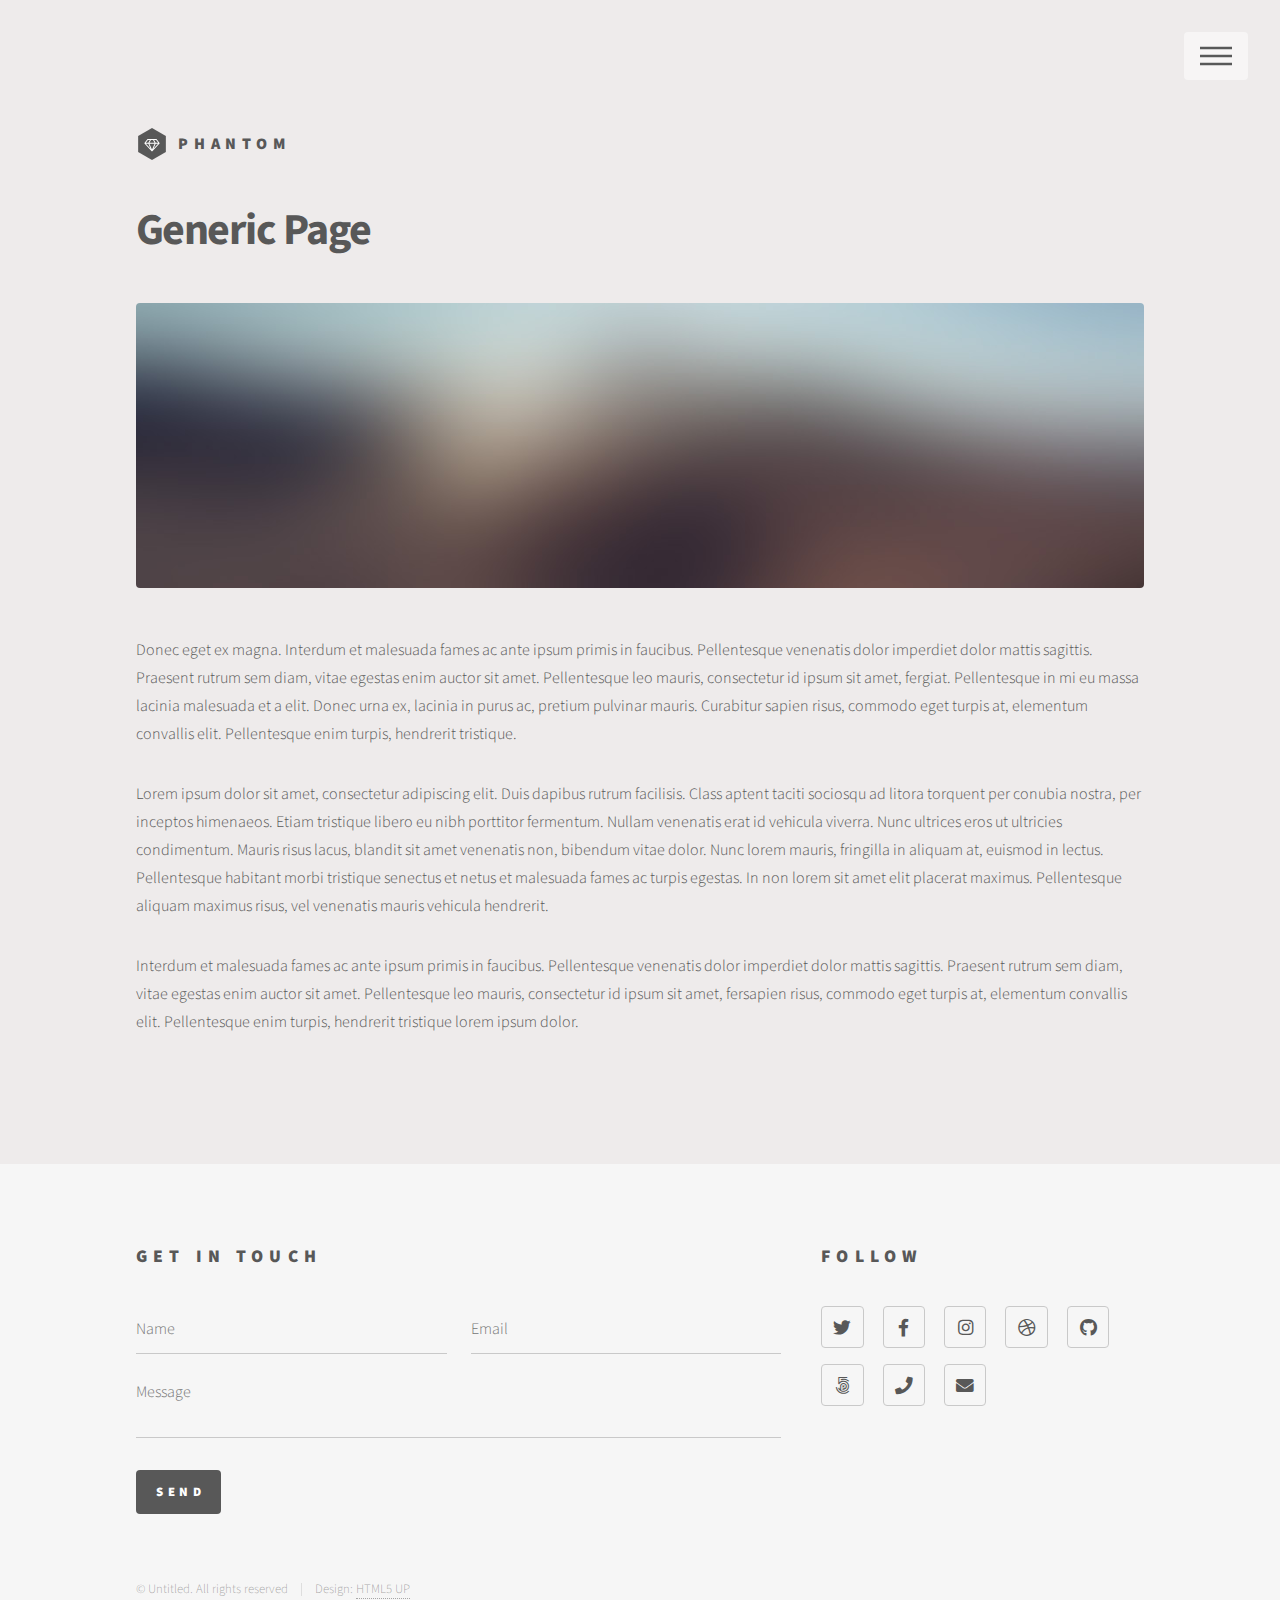
<file: gen_element/generic.html>
<!DOCTYPE HTML>
<!--
	Phantom by HTML5 UP
	html5up.net | @ajlkn
	Free for personal and commercial use under the CCA 3.0 license (html5up.net/license)
-->
<html>
	<head>
		<title>Generic - Phantom by HTML5 UP</title>
		<link rel="icon" href="/images/logo.svg" type="image/x-icon">
		<meta charset="utf-8" />
		<meta name="viewport" content="width=device-width, initial-scale=1, user-scalable=no" />
		<link rel="stylesheet" href="/assets/css/main.css" />
		<noscript><link rel="stylesheet" href="/assets/css/noscript.css" /></noscript>
	</head>
	<body class="is-preload">
		<!-- Wrapper -->
			<div id="wrapper">

				<!-- Header -->
					<header id="header">
						<div class="inner">

							<!-- Logo -->
								<a href="/index.html" class="logo">
									<span class="symbol"><img src="/images/logo.svg" alt="" /></span><span class="title">Phantom</span>
								</a>

							<!-- Nav -->
								<nav>
									<ul>
										<li><a href="#menu">Menu</a></li>
									</ul>
								</nav>

						</div>
					</header>

				<!-- Menu -->
					<nav id="menu">
						<h2>Menu</h2>
						<ul>
							<li><a href="/index.html">Home</a></li>
							<li><a href="generic.html">Ipsum veroeros</a></li>
							<li><a href="generic.html">Tempus etiam</a></li>
							<li><a href="generic.html">Consequat dolor</a></li>
							<li><a href="elements.html">Elements</a></li>
						</ul>
					</nav>

				<!-- Main -->
					<div id="main">
						<div class="inner">
							<h1>Generic Page</h1>
							<span class="image main"><img src="/images/pic13.jpg" alt="" /></span>
							<p>Donec eget ex magna. Interdum et malesuada fames ac ante ipsum primis in faucibus. Pellentesque venenatis dolor imperdiet dolor mattis sagittis. Praesent rutrum sem diam, vitae egestas enim auctor sit amet. Pellentesque leo mauris, consectetur id ipsum sit amet, fergiat. Pellentesque in mi eu massa lacinia malesuada et a elit. Donec urna ex, lacinia in purus ac, pretium pulvinar mauris. Curabitur sapien risus, commodo eget turpis at, elementum convallis elit. Pellentesque enim turpis, hendrerit tristique.</p>
							<p>Lorem ipsum dolor sit amet, consectetur adipiscing elit. Duis dapibus rutrum facilisis. Class aptent taciti sociosqu ad litora torquent per conubia nostra, per inceptos himenaeos. Etiam tristique libero eu nibh porttitor fermentum. Nullam venenatis erat id vehicula viverra. Nunc ultrices eros ut ultricies condimentum. Mauris risus lacus, blandit sit amet venenatis non, bibendum vitae dolor. Nunc lorem mauris, fringilla in aliquam at, euismod in lectus. Pellentesque habitant morbi tristique senectus et netus et malesuada fames ac turpis egestas. In non lorem sit amet elit placerat maximus. Pellentesque aliquam maximus risus, vel venenatis mauris vehicula hendrerit.</p>
							<p>Interdum et malesuada fames ac ante ipsum primis in faucibus. Pellentesque venenatis dolor imperdiet dolor mattis sagittis. Praesent rutrum sem diam, vitae egestas enim auctor sit amet. Pellentesque leo mauris, consectetur id ipsum sit amet, fersapien risus, commodo eget turpis at, elementum convallis elit. Pellentesque enim turpis, hendrerit tristique lorem ipsum dolor.</p>
						</div>
					</div>

				<!-- Footer -->
					<footer id="footer">
						<div class="inner">
							<section>
								<h2>Get in touch</h2>
								<form method="post" action="#">
									<div class="fields">
										<div class="field half">
											<input type="text" name="name" id="name" placeholder="Name" />
										</div>
										<div class="field half">
											<input type="email" name="email" id="email" placeholder="Email" />
										</div>
										<div class="field">
											<textarea name="message" id="message" placeholder="Message"></textarea>
										</div>
									</div>
									<ul class="actions">
										<li><input type="submit" value="Send" class="primary" /></li>
									</ul>
								</form>
							</section>
							<section>
								<h2>Follow</h2>
								<ul class="icons">
									<li><a href="#" class="icon brands style2 fa-twitter"><span class="label">Twitter</span></a></li>
									<li><a href="#" class="icon brands style2 fa-facebook-f"><span class="label">Facebook</span></a></li>
									<li><a href="#" class="icon brands style2 fa-instagram"><span class="label">Instagram</span></a></li>
									<li><a href="#" class="icon brands style2 fa-dribbble"><span class="label">Dribbble</span></a></li>
									<li><a href="#" class="icon brands style2 fa-github"><span class="label">GitHub</span></a></li>
									<li><a href="#" class="icon brands style2 fa-500px"><span class="label">500px</span></a></li>
									<li><a href="#" class="icon solid style2 fa-phone"><span class="label">Phone</span></a></li>
									<li><a href="#" class="icon solid style2 fa-envelope"><span class="label">Email</span></a></li>
								</ul>
							</section>
							<ul class="copyright">
								<li>&copy; Untitled. All rights reserved</li><li>Design: <a href="http://html5up.net">HTML5 UP</a></li>
							</ul>
						</div>
					</footer>

			</div>

		<!-- Scripts -->
			<script src="/assets/js/jquery.min.js"></script>
			<script src="/assets/js/browser.min.js"></script>
			<script src="/assets/js/breakpoints.min.js"></script>
			<script src="/assets/js/util.js"></script>
			<script src="/assets/js/main.js"></script>

	</body>
</html>
</file>
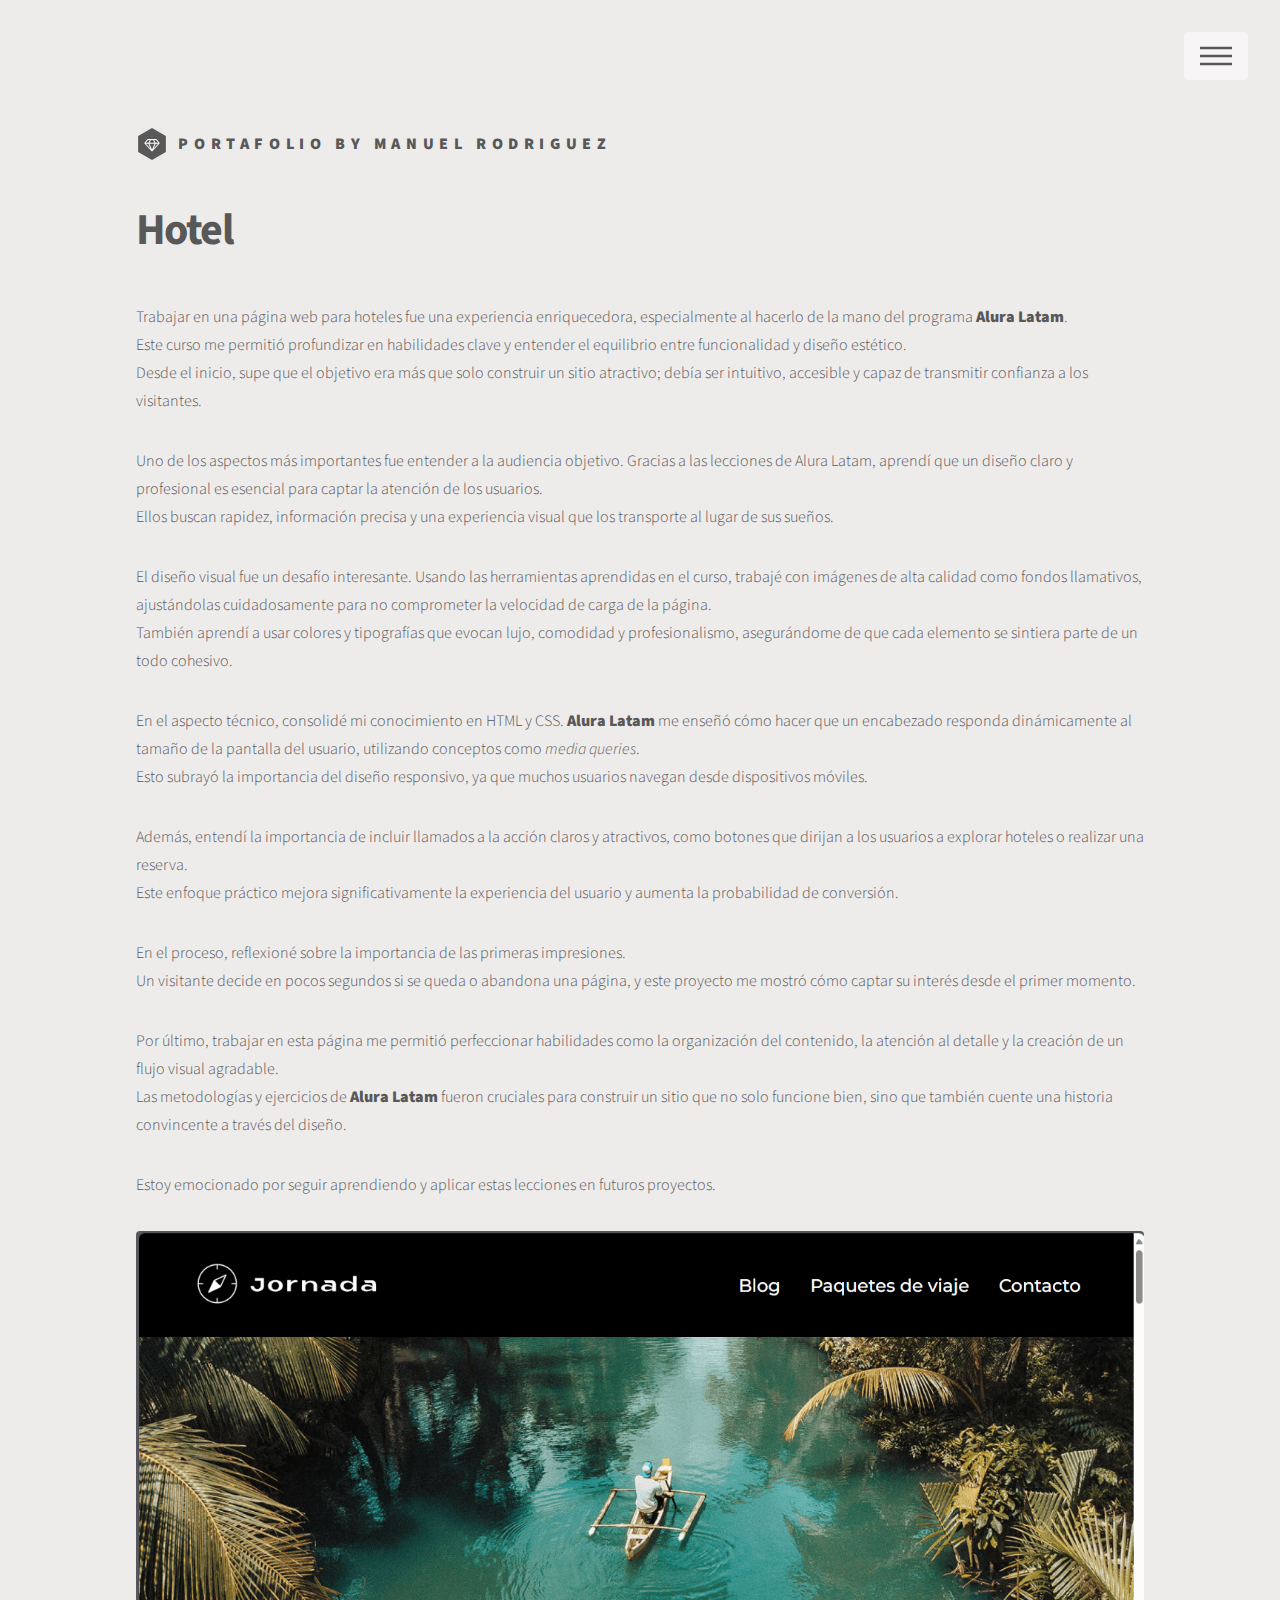
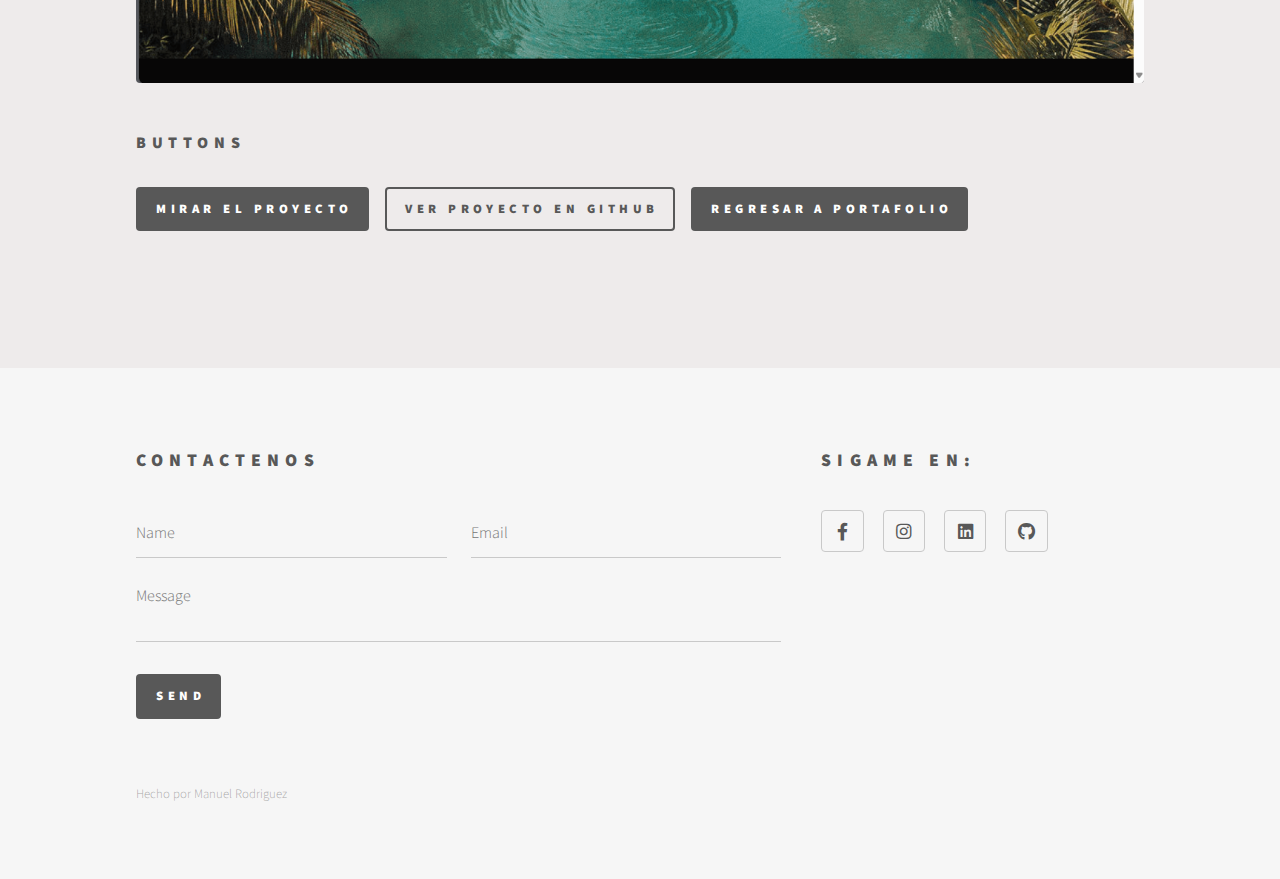
<file: gen_element/hotel.html>
<!DOCTYPE HTML>
<!--
	Phantom by HTML5 UP
	html5up.net | @ajlkn
	Free for personal and commercial use under the CCA 3.0 license (html5up.net/license)
-->
<html>
	<head>
		<title>Hotel</title>
		<link rel="icon" href="/images/logo.svg" type="image/x-icon">
		<meta charset="utf-8" />
		<meta name="viewport" content="width=device-width, initial-scale=1, user-scalable=no" />
		<link rel="stylesheet" href="/assets/css/main.css" />
		<noscript><link rel="stylesheet" href="/assets/css/noscript.css" /></noscript>
	</head>
	<body class="is-preload">
		<!-- Wrapper -->
			<div id="wrapper">

				<!-- Header -->
					<header id="header">
						<div class="inner">

							<!-- Logo -->
								<a href="/index.html" class="logo">
									<span class="symbol"><img src="/images/logo.svg" alt="" /></span><span class="title">Portafolio by Manuel Rodriguez</span>
								</a>

							<!-- Nav -->
								<nav>
									<ul>
										<li><a href="#menu">Menu</a></li>
									</ul>
								</nav>

						</div>
					</header>

				<!-- Menu -->
					<nav id="menu">
						<h2>Menu</h2>
						<ul>
							<li><a href="/index.html">Home</a></li>
							<li><a href="/gen_element/generic.html">Proyectos</a></li>
							<li><a href="/gen_element/generic.html">Java Script y Html.</a></li>
							<li><a href="/gen_element/generic.html">PHP y .Net</a></li>
							<li><a href="/gen_element/elements.html">Elements</a></li>
						</ul>
					</nav>

				<!-- Main -->
					<div id="main">
						<div class="inner">
							<h1>Hotel</h1>
							<p>
								<p>Trabajar en una página web para hoteles fue una experiencia enriquecedora, especialmente al hacerlo de la mano del programa <strong>Alura Latam</strong>. <br>
									Este curso me permitió profundizar en habilidades clave y entender el equilibrio entre funcionalidad y diseño estético. <br>
									Desde el inicio, supe que el objetivo era más que solo construir un sitio atractivo; debía ser intuitivo, accesible y capaz de transmitir confianza a los visitantes.</p>
									
									<p>Uno de los aspectos más importantes fue entender a la audiencia objetivo. Gracias a las lecciones de Alura Latam, aprendí que un diseño claro y profesional es esencial para captar la atención de los usuarios. <br>
									Ellos buscan rapidez, información precisa y una experiencia visual que los transporte al lugar de sus sueños.</p>
									
									<p>El diseño visual fue un desafío interesante. Usando las herramientas aprendidas en el curso, trabajé con imágenes de alta calidad como fondos llamativos, ajustándolas cuidadosamente para no comprometer la velocidad de carga de la página. <br>
									También aprendí a usar colores y tipografías que evocan lujo, comodidad y profesionalismo, asegurándome de que cada elemento se sintiera parte de un todo cohesivo.</p>
									
									<p>En el aspecto técnico, consolidé mi conocimiento en HTML y CSS. <strong>Alura Latam</strong> me enseñó cómo hacer que un encabezado responda dinámicamente al tamaño de la pantalla del usuario, utilizando conceptos como <em>media queries</em>. <br>
									Esto subrayó la importancia del diseño responsivo, ya que muchos usuarios navegan desde dispositivos móviles.</p>
									
									<p>Además, entendí la importancia de incluir llamados a la acción claros y atractivos, como botones que dirijan a los usuarios a explorar hoteles o realizar una reserva. <br>
									Este enfoque práctico mejora significativamente la experiencia del usuario y aumenta la probabilidad de conversión.</p>
									
									<p>En el proceso, reflexioné sobre la importancia de las primeras impresiones. <br>
									Un visitante decide en pocos segundos si se queda o abandona una página, y este proyecto me mostró cómo captar su interés desde el primer momento.</p>
									
									<p>Por último, trabajar en esta página me permitió perfeccionar habilidades como la organización del contenido, la atención al detalle y la creación de un flujo visual agradable. <br>
									Las metodologías y ejercicios de <strong>Alura Latam</strong> fueron cruciales para construir un sitio que no solo funcione bien, sino que también cuente una historia convincente a través del diseño.</p>
									
									<p>Estoy emocionado por seguir aprendiendo y aplicar estas lecciones en futuros proyectos.</p>
									
							</p>
							<span class="image main"><img src="/images/hotel.png" alt="" /></span>
							<h3>Buttons</h3>
								<ul class="actions">
									<li><a href="https://hotel-kappa-bay.vercel.app/" class="button primary">Mirar el proyecto</a></li>
									<li><a href="https://github.com/ManuelRodriguez176/Hotel" class="button">Ver proyecto en Github</a></li>
									<li><a href="/index.html" class="button primary">Regresar a portafolio</a></li>
								</ul>
						</div>
					</div>
					

				<!-- Footer -->
					<footer id="footer">
						<div class="inner">
							<section>
								<h2>Contactenos</h2>
								<form method="post" action="#">
									<div class="fields">
										<div class="field half">
											<input type="text" name="name" id="name" placeholder="Name" />
										</div>
										<div class="field half">
											<input type="email" name="email" id="email" placeholder="Email" />
										</div>
										<div class="field">
											<textarea name="message" id="message" placeholder="Message"></textarea>
										</div>
									</div>
									<ul class="actions">
										<li><input type="submit" value="Send" class="primary" /></li>
									</ul>
								</form>
							</section>
							<section>
								<h2>Sigame en:</h2>
								<ul class="icons">
									<li><a href="https://www.facebook.com/profile.php?id=100004961138057" class="icon brands style2 fa-facebook-f"><span class="label">Facebook</span></a></li>
									<li><a href="https://www.instagram.com/mr.manuelrodriguez/" class="icon brands style2 fa-instagram"><span class="label">Instagram</span></a></li>
									<li><a href="https://www.linkedin.com/in/manuel-efrain-rodriguez-prescod-38b3a92bb/" class="icon brands style2 fa-linkedin"><span class="label">Linkedin</span></a></li>
									<li><a href="https://github.com/ManuelRodriguez176" class="icon brands style2 fa-github"><span class="label">GitHub</span></a></li>
								</ul>
							</section>
							<ul class="copyright">
								<li>Hecho por Manuel Rodriguez</li>
							</ul>
						</div>
					</footer>

			</div>

		<!-- Scripts -->
			<script src="/assets/js/jquery.min.js"></script>
			<script src="/assets/js/browser.min.js"></script>
			<script src="/assets/js/breakpoints.min.js"></script>
			<script src="/assets/js/util.js"></script>
			<script src="/assets/js/main.js"></script>

	</body>
</html>
</file>
<file: assets/css/noscript.css>
/*
	Phantom by HTML5 UP
	html5up.net | @ajlkn
	Free for personal and commercial use under the CCA 3.0 license (html5up.net/license)
*/

/* Tiles */

	body.is-preload .tiles article {
		-moz-transform: none;
		-webkit-transform: none;
		-ms-transform: none;
		transform: none;
		opacity: 1;
	}
</file>
<file: AluraPlay/aluraplay-projecto-final-proyecto-final/css/estilos.css>
*,
*::before,
*::after {
    --azul-oscuro: #154580;
    --azul-medio: #3970BE;
    --azul-claro: #E5F1FF;
    --gris-texto: #444444;
    --gris-claro: #ECECEC;
    box-sizing: border-box;
}

body {
    font-family: Roboto, Arial, Helvetica, sans-serif;
    background-color: var(--azul-claro);
    position: relative;
    width: 100%;
    height: 100vh;
    overflow: auto;
    font-size: 14px;
    color: white;
    box-sizing: border-box;
    text-align: center;
}

/* Cabecera */

.cabecera__container {
    background-color: white;
    height: 80px;
    width: 100%;
    padding: 0 25px;
}

.logo__item {
    background-image: url(../img/cabecera/Logo.png);
    background-repeat: no-repeat;
    padding: 15px 65px;
    cursor: pointer;
}

.buscar__input {
    width: 260px;
    height: 32px;
    border: 1px solid rgb(211, 211, 211);
    font-size: 16px;
    padding: 3px 8px;
    border: 1px solid rgb(211, 211, 211);
}

.buscar__label {
    background-image: url(../img/cabecera/search.png);
    background-repeat: no-repeat;
    background-position: center;
    border: 1px solid rgb(211, 211, 211);
    background-color: #F9F9F9;
    border-left: none;
    padding: 8px 18px 5px;
    cursor: pointer;
}

.cabecera__audio {
    background-image: url(../img/cabecera/mic.png);
    padding: 20px;
    display: none;
}

.cabecera__videos {
    background-image: url(../img/cabecera/video_call.png);
    background-repeat: no-repeat;
    background-position: center;
    padding: 20px;
}

.cabecera__apps {
    background-image: url(../img/cabecera/apps.png);
    background-repeat: no-repeat;
    background-position: center;
    padding: 13px 30px 13px 13px;
}

.cabecera__notificaciones {
    background-image: url(../img/cabecera/notifications.png);
    background-repeat: no-repeat;
    background-position: center;
    padding: 13px 30px 13px 13px;
}

.cabecera__avatar {
    background-image: url(../img/cabecera/Avatar.png);
    background-repeat: no-repeat;
    background-position: center;
    padding: 13px 30px 13px 13px;
}

/* MENU LATERAL */

.menu__container {
    background-color: var(--azul-oscuro);
    font-size: 14px;
}

.menu__itens:hover {
    background-color: var(--azul-medio);
    transition: .5s;
}

.icono__inicio::before {
    content: url(../img/menu/home.png);
}

.icono__explorar::before {
    content: url(../img/menu/explore.png);
}

.icono__shorts::before {
    content: url(../img/menu/shorts.png);
}

.icono__suscripciones::before {
    content: url(../img/menu/subscriptions.png);
}

.icono__biblioteca::before {
    content: url(../img/menu/video_library.png);
}

.icono__historico::before {
    content: url(../img/menu/history.png);
}

.icono__reloj::before {
    content: url(../img/menu/history_toggle_off.png);
}

.icono__like::before {
    content: url(../img/menu/thumb_up_alt.png);
}

.icono__alura::before {
    content: url(../img/menu/Avatar_Alura.png);
}

.icono__gaveta::before {
    content: url(../img/menu/Avatar_Gaveta.png);
}

.icono__ballerini::before {
    content: url(../img/menu/Avatar_Rafa.png);
}

.icono__iamarino::before {
    content: url(../img/menu/Avatar_Atila.png);
}

.icono__souto::before {
    content: url(../img/menu/Avatar_Souto.png);
}

.icono__nerd::before {
    content: url(../img/menu/Avatar_Jovem_Nerd.png);
}

.icono__deschamps::before {
    content: url(../img/menu/Avatar_Deschamps.png);
}

.icono__mostrar::before {
    content: url(../img/menu/keyboard_arrow_down.png);
}

.icono__videos::before {
    content: url(../img/menu/videos.png);
}

.icono__peliculas::before {
    content: url(../img/menu/peliculas.png);
}

.icono__videojuegos::before {
    content: url(../img/menu/videojuegos.png);
}

/* SECCIÓN SUPERIOR */

.superior__seccion__container {
    height: 63px;
    color: white;
    font-size: 16px;
    background-color: var(--azul-claro);
    padding: 0 20px;
    position: fixed;
    top: 80px;
    right: 0;
    left: 0;
}

.superior__item {
    color: var(--gris-texto);
    font-size: 16px;
    background-color: white;
    border-radius: 20px;
    padding: 8px 20px;
    cursor: pointer;
}

.superior__item:hover {
    color: white;
    background-color: var(--azul-oscuro);
    transition: .5s;
}

/* SECCIÓN VÍDEOS */

.videos__container {
    color: black;
    padding: 153px 20px 10px 20px;
}

.videos__item:hover {
    transform: scale(1.3);
    background-color: var(--azul-claro);
    z-index: 2;
    transition: .5s;
}

.detalles__video h3 {
    font-weight: 700;
    color: #444444;
}

.detalles__video p {
    font-size: 14px;
    color: #444444;
}

/* RODAPIÉ */

.rodapie__container {
    width: 100%;
    height: 875px;
    color: var(--gris-texto);
    line-height: 1.5;
    font-size: 16px;
    background-color: white;
}

.rodapie__titulo {
    color: var(--azul-medio);
    font-weight: bold;
    padding: 10px 0 20px 0;
}

@media(min-width: 834px) {

    body {
        height: 100vh;
    }

    /* ESTILOS DO MENU LATERAL */

    .menu__container {
        font-size: 14px;
    }

    .menu__lista {
        padding-top: 15px;
    }

    .menu__lista li {
        width: 100%;
    }

    /* ESTILOS DE LA SECCIÓN SUPERIOR */

    .superior__seccion__container {
        border-top: var(--azul-medio) 1px solid;
        border-bottom: var(--azul-medio) 1px solid;
        width: auto;
        left: 82px;
    }

    /*ESTILOS DE LA SECCIÓN VÍDEOS */

    .videos__container {
        padding-left: 90px;
        padding-right: 17px;
    }

    .videos__item:hover {
        transform: scale(1.3);
    }

    /* ESTILOS RODAPIÉ */

    .rodapie__container {
        height: 420px;
        padding-left: 74px;
    }

}

@media(min-width: 1440px) {

    /* SECCIÓN SUPERIOR */

    .superior__seccion__container {
        left: 247px;
    }

    /* ESTILOS DEL MENU LATERAL */

    .menu__lista {
        border-bottom: 1.5px solid var(--azul-medio);
    }

    /* ESTILOS VIDEOS */

    .videos__container {
        padding-right: 10px;
        padding-left: 248px;
    }

    /* ESTILOS RODAPIÉ */

    .rodapie__container {
        padding-left: 240px;
        height: 225px;
    }

}
</file>
<file: AluraPlay/aluraplay-projecto-final-proyecto-final/css/flexbox.css>
/* Cabecera */
.cabecera__container{
    display: flex;
    justify-content: space-between;
    align-items: center;
    position: fixed;
    top: 0;
}

.cabecera__buscar__item{
    display: none;
}

/* Menu */

.menu__container{
    position: fixed;
    bottom: 0%;
    height: 75px;
    width: 100%;
}

.menu__lista{
    display: flex;
    justify-content: space-around;
    height: 100%;
}

.menu__lista li {
    align-self: center;
}

.menu__itens{
    display: flex;
    flex-direction: column;
    gap: 5px;
}


.menu__lista:nth-child(2),
.menu__lista:nth-child(3),
.menu__lista:nth-child(4){
    display: none;
}


/* Seccion superior */
.superior__seccion__container{
    display: flex;
    align-items: center;
    white-space: nowrap;
    overflow: scroll;
    gap: 15px;

}

/*Seccion  Videos */

.videos__item{
    height: 303px;
    width: 280px;
    flex-grow: 1;
}

.videos__container{
    display:flex;
    flex-wrap: wrap;
    gap: 10px;
    

}


/* DESAFIO DESCRIPCIÓN DE LOS VIDEOS */ 

.descripcion-video {
    margin-top: 1rem;
    display: flex;
    align-items: start; 
    
}

.descripcion-video img {
    margin-right: 1rem; 
    flex-shrink: 0;  /*  Evita que la imagen se reduzca */
    
}

.detalles__video {
    flex-direction: column;
    text-align:left;

}

.detalles__video h3{
    margin-bottom: 10px;
}


/* Rodapie */
.rodapie__container{
    display: flex;
    /* flex-direction: column;
   flex-wrap: wrap; */
   flex-flow: column wrap;
    
   
}



@media (min-width:834px) {

    /* Cabecera */
    .cabecera__buscar__item{
        display: block
    }
    /* Desafío Menú Lateral */
    .menu__container {
        left: 0;
        height: auto;
        width: 74px;
        top: 80px;
    }
    
    .menu__lista {
        flex-direction: column;
        justify-content: flex-start;
        padding-top: 15px;
        gap: 33px;
    }


    /* Rodapie */
    .rodapie__container{
        justify-content: space-between;
    }
   

}



@media (min-width:1440px ){

    .menu__container{
        width: 239px;
        overflow: scroll;

    }

    .menu__lista:nth-child(2),
    .menu__lista:nth-child(3),
    .menu__lista:nth-child(4){
        display: flex;
    }

    .menu__lista{
        height: auto;
        padding: 20px 17px 20px 15px;
        gap: 15px;
       
    }

    .menu__lista:nth-child(3){
        flex-direction: column-reverse;

    }
    .menu__itens{
        flex-direction: row;
        gap: 15px;
        align-items: center;
    }

    .videojuegos{
        order: 3;
    }

    .peliculas{
        order:2;
    }

    .premium{
        order:1;
    }

    
   




}
</file>
<file: assets/css/main.css>
@import url(fontawesome-all.min.css);
@import url("https://fonts.googleapis.com/css?family=Source+Sans+Pro:300,700,900");

html, body, div, span, applet, object,
iframe, h1, h2, h3, h4, h5, h6, p, blockquote,
pre, a, abbr, acronym, address, big, cite,
code, del, dfn, em, img, ins, kbd, q, s, samp,
small, strike, strong, sub, sup, tt, var, b,
u, i, center, dl, dt, dd, ol, ul, li, fieldset,
form, label, legend, table, caption, tbody,
tfoot, thead, tr, th, td, article, aside,
canvas, details, embed, figure, figcaption,
footer, header, hgroup, menu, nav, output, ruby,
section, summary, time, mark, audio, video {
	margin: 0;
	padding: 0;
	border: 0;
	font-size: 100%;
	font: inherit;
	vertical-align: baseline;}

article, aside, details, figcaption, figure,
footer, header, hgroup, menu, nav, section {
	display: block;}

body {
	line-height: 1;
}

ol, ul {
	list-style: none;
}

blockquote, q {
	quotes: none;
}

	blockquote:before, blockquote:after, q:before, q:after {
		content: '';
		content: none;
	}

table {
	border-collapse: collapse;
	border-spacing: 0;
}

body {
	-webkit-text-size-adjust: none;
}

mark {
	background-color: transparent;
	color: inherit;
}

input::-moz-focus-inner {
	border: 0;
	padding: 0;
}

input, select, textarea {
	-moz-appearance: none;
	-webkit-appearance: none;
	-ms-appearance: none;
	appearance: none;
}

/* Basic */

	@-ms-viewport {
		width: device-width;
	}

	body {
		-ms-overflow-style: scrollbar;
	}

	@media screen and (max-width: 480px) {

		html, body {
			min-width: 320px;
		}

	}

	html {
		box-sizing: border-box;
	}

	*, *:before, *:after {
		box-sizing: inherit;
	}

	body {
		background: #eeebeb;
	}

		body.is-preload *, body.is-preload *:before, body.is-preload *:after {
			-moz-animation: none !important;
			-webkit-animation: none !important;
			-ms-animation: none !important;
			animation: none !important;
			-moz-transition: none !important;
			-webkit-transition: none !important;
			-ms-transition: none !important;
			transition: none !important;
		}

/* Type */

	body, input, select, textarea {
		color: #585858;
		font-family: "Source Sans Pro", Helvetica, sans-serif;
		font-size: 16pt;
		font-weight: 300;
		line-height: 1.75;
	}

		@media screen and (max-width: 1680px) {

			body, input, select, textarea {
				font-size: 14pt;
			}

		}

		@media screen and (max-width: 1280px) {

			body, input, select, textarea {
				font-size: 12pt;
			}

		}

	a {
		-moz-transition: border-bottom-color 0.2s ease, color 0.2s ease;
		-webkit-transition: border-bottom-color 0.2s ease, color 0.2s ease;
		-ms-transition: border-bottom-color 0.2s ease, color 0.2s ease;
		transition: border-bottom-color 0.2s ease, color 0.2s ease;
		text-decoration: none;
		color: #585858;
		border-bottom: dotted 1px rgba(88, 88, 88, 0.5);
	}

		a:hover {
			border-bottom-color: transparent;
			color: #f2849e !important;
		}

	strong, b {
		font-weight: 900;
	}

	em, i {
		font-style: italic;
	}

	p {
		margin: 0 0 2em 0;
	}

	h1 {
		font-size: 2.75em;
		font-weight: 700;
		line-height: 1.3;
		margin: 0 0 1em 0;
		letter-spacing: -0.035em;
	}

		h1 a {
			color: inherit;
		}

		@media screen and (max-width: 736px) {

			h1 {
				font-size: 2em;
				margin: 0 0 1em 0;
			}

		}

		@media screen and (max-width: 360px) {

			h1 {
				font-size: 1.75em;
			}

		}

	h2, h3, h4, h5, h6 {
		font-weight: 900;
		line-height: 1.5;
		margin: 0 0 2em 0;
		text-transform: uppercase;
		letter-spacing: 0.35em;
	}

		h2 a, h3 a, h4 a, h5 a, h6 a {
			color: inherit;
		}

	h2 {
		font-size: 1.1em;
	}

	h3 {
		font-size: 1em;
	}

	h4 {
		font-size: 0.8em;
	}

	h5 {
		font-size: 0.8em;
	}

	h6 {
		font-size: 0.8em;
	}

	@media screen and (max-width: 980px) {

		h1 br, h2 br, h3 br, h4 br, h5 br, h6 br {
			display: none;
		}

	}

	@media screen and (max-width: 736px) {

		h2 {
			font-size: 1em;
		}

		h3 {
			font-size: 0.8em;
		}

	}

	sub {
		font-size: 0.8em;
		position: relative;
		top: 0.5em;
	}

	sup {
		font-size: 0.8em;
		position: relative;
		top: -0.5em;
	}

	blockquote {
		border-left: solid 4px #c9c9c9;
		font-style: italic;
		margin: 0 0 2em 0;
		padding: 0.5em 0 0.5em 2em;
	}

	code {
		background: rgba(144, 144, 144, 0.075);
		border-radius: 4px;
		border: solid 1px #c9c9c9;
		font-family: "Courier New", monospace;
		font-size: 0.9em;
		margin: 0 0.25em;
		padding: 0.25em 0.65em;
	}

	pre {
		-webkit-overflow-scrolling: touch;
		font-family: "Courier New", monospace;
		font-size: 0.9em;
		margin: 0 0 2em 0;
	}

		pre code {
			display: block;
			line-height: 1.75;
			padding: 1em 1.5em;
			overflow-x: auto;
		}

	hr {
		border: 0;
		border-bottom: solid 1px #c9c9c9;
		margin: 2em 0;
	}

		hr.major {
			margin: 3em 0;
		}

	.align-left {
		text-align: left;
	}

	.align-center {
		text-align: center;
	}

	.align-right {
		text-align: right;
	}

/* Row */

	.row {
		display: flex;
		flex-wrap: wrap;
		box-sizing: border-box;
		align-items: stretch;
	}

		.row > * {
			box-sizing: border-box;
		}

		.row.gtr-uniform > * > :last-child {
			margin-bottom: 0;
		}

		.row.aln-left {
			justify-content: flex-start;
		}

		.row.aln-center {
			justify-content: center;
		}

		.row.aln-right {
			justify-content: flex-end;
		}

		.row.aln-top {
			align-items: flex-start;
		}

		.row.aln-middle {
			align-items: center;
		}

		.row.aln-bottom {
			align-items: flex-end;
		}

		.row > .imp {
			order: -1;
		}

		.row > .col-1 {
			width: 8.33333%;
		}

		.row > .off-1 {
			margin-left: 8.33333%;
		}

		.row > .col-2 {
			width: 16.66667%;
		}

		.row > .off-2 {
			margin-left: 16.66667%;
		}

		.row > .col-3 {
			width: 25%;
		}

		.row > .off-3 {
			margin-left: 25%;
		}

		.row > .col-4 {
			width: 33.33333%;
		}

		.row > .off-4 {
			margin-left: 33.33333%;
		}

		.row > .col-5 {
			width: 41.66667%;
		}

		.row > .off-5 {
			margin-left: 41.66667%;
		}

		.row > .col-6 {
			width: 50%;
		}

		.row > .off-6 {
			margin-left: 50%;
		}

		.row > .col-7 {
			width: 58.33333%;
		}

		.row > .off-7 {
			margin-left: 58.33333%;
		}

		.row > .col-8 {
			width: 66.66667%;
		}

		.row > .off-8 {
			margin-left: 66.66667%;
		}

		.row > .col-9 {
			width: 75%;
		}

		.row > .off-9 {
			margin-left: 75%;
		}

		.row > .col-10 {
			width: 83.33333%;
		}

		.row > .off-10 {
			margin-left: 83.33333%;
		}

		.row > .col-11 {
			width: 91.66667%;
		}

		.row > .off-11 {
			margin-left: 91.66667%;
		}

		.row > .col-12 {
			width: 100%;
		}

		.row > .off-12 {
			margin-left: 100%;
		}

		.row.gtr-0 {
			margin-top: 0;
			margin-left: 0em;
		}

			.row.gtr-0 > * {
				padding: 0 0 0 0em;
			}

			.row.gtr-0.gtr-uniform {
				margin-top: 0em;
			}

				.row.gtr-0.gtr-uniform > * {
					padding-top: 0em;
				}

		.row.gtr-25 {
			margin-top: 0;
			margin-left: -0.5em;
		}

			.row.gtr-25 > * {
				padding: 0 0 0 0.5em;
			}

			.row.gtr-25.gtr-uniform {
				margin-top: -0.5em;
			}

				.row.gtr-25.gtr-uniform > * {
					padding-top: 0.5em;
				}

		.row.gtr-50 {
			margin-top: 0;
			margin-left: -1em;
		}

			.row.gtr-50 > * {
				padding: 0 0 0 1em;
			}

			.row.gtr-50.gtr-uniform {
				margin-top: -1em;
			}

				.row.gtr-50.gtr-uniform > * {
					padding-top: 1em;
				}

		.row {
			margin-top: 0;
			margin-left: -2em;
		}

			.row > * {
				padding: 0 0 0 2em;
			}

			.row.gtr-uniform {
				margin-top: -2em;
			}

				.row.gtr-uniform > * {
					padding-top: 2em;
				}

		.row.gtr-150 {
			margin-top: 0;
			margin-left: -3em;
		}

			.row.gtr-150 > * {
				padding: 0 0 0 3em;
			}

			.row.gtr-150.gtr-uniform {
				margin-top: -3em;
			}

				.row.gtr-150.gtr-uniform > * {
					padding-top: 3em;
				}

		.row.gtr-200 {
			margin-top: 0;
			margin-left: -4em;
		}

			.row.gtr-200 > * {
				padding: 0 0 0 4em;
			}

			.row.gtr-200.gtr-uniform {
				margin-top: -4em;
			}

				.row.gtr-200.gtr-uniform > * {
					padding-top: 4em;
				}

		@media screen and (max-width: 1680px) {

			.row {
				display: flex;
				flex-wrap: wrap;
				box-sizing: border-box;
				align-items: stretch;
			}

				.row > * {
					box-sizing: border-box;
				}

				.row.gtr-uniform > * > :last-child {
					margin-bottom: 0;
				}

				.row.aln-left {
					justify-content: flex-start;
				}

				.row.aln-center {
					justify-content: center;
				}

				.row.aln-right {
					justify-content: flex-end;
				}

				.row.aln-top {
					align-items: flex-start;
				}

				.row.aln-middle {
					align-items: center;
				}

				.row.aln-bottom {
					align-items: flex-end;
				}

				.row > .imp-xlarge {
					order: -1;
				}

				.row > .col-1-xlarge {
					width: 8.33333%;
				}

				.row > .off-1-xlarge {
					margin-left: 8.33333%;
				}

				.row > .col-2-xlarge {
					width: 16.66667%;
				}

				.row > .off-2-xlarge {
					margin-left: 16.66667%;
				}

				.row > .col-3-xlarge {
					width: 25%;
				}

				.row > .off-3-xlarge {
					margin-left: 25%;
				}

				.row > .col-4-xlarge {
					width: 33.33333%;
				}

				.row > .off-4-xlarge {
					margin-left: 33.33333%;
				}

				.row > .col-5-xlarge {
					width: 41.66667%;
				}

				.row > .off-5-xlarge {
					margin-left: 41.66667%;
				}

				.row > .col-6-xlarge {
					width: 50%;
				}

				.row > .off-6-xlarge {
					margin-left: 50%;
				}

				.row > .col-7-xlarge {
					width: 58.33333%;
				}

				.row > .off-7-xlarge {
					margin-left: 58.33333%;
				}

				.row > .col-8-xlarge {
					width: 66.66667%;
				}

				.row > .off-8-xlarge {
					margin-left: 66.66667%;
				}

				.row > .col-9-xlarge {
					width: 75%;
				}

				.row > .off-9-xlarge {
					margin-left: 75%;
				}

				.row > .col-10-xlarge {
					width: 83.33333%;
				}

				.row > .off-10-xlarge {
					margin-left: 83.33333%;
				}

				.row > .col-11-xlarge {
					width: 91.66667%;
				}

				.row > .off-11-xlarge {
					margin-left: 91.66667%;
				}

				.row > .col-12-xlarge {
					width: 100%;
				}

				.row > .off-12-xlarge {
					margin-left: 100%;
				}

				.row.gtr-0 {
					margin-top: 0;
					margin-left: 0em;
				}

					.row.gtr-0 > * {
						padding: 0 0 0 0em;
					}

					.row.gtr-0.gtr-uniform {
						margin-top: 0em;
					}

						.row.gtr-0.gtr-uniform > * {
							padding-top: 0em;
						}

				.row.gtr-25 {
					margin-top: 0;
					margin-left: -0.5em;
				}

					.row.gtr-25 > * {
						padding: 0 0 0 0.5em;
					}

					.row.gtr-25.gtr-uniform {
						margin-top: -0.5em;
					}

						.row.gtr-25.gtr-uniform > * {
							padding-top: 0.5em;
						}

				.row.gtr-50 {
					margin-top: 0;
					margin-left: -1em;
				}

					.row.gtr-50 > * {
						padding: 0 0 0 1em;
					}

					.row.gtr-50.gtr-uniform {
						margin-top: -1em;
					}

						.row.gtr-50.gtr-uniform > * {
							padding-top: 1em;
						}

				.row {
					margin-top: 0;
					margin-left: -2em;
				}

					.row > * {
						padding: 0 0 0 2em;
					}

					.row.gtr-uniform {
						margin-top: -2em;
					}

						.row.gtr-uniform > * {
							padding-top: 2em;
						}

				.row.gtr-150 {
					margin-top: 0;
					margin-left: -3em;
				}

					.row.gtr-150 > * {
						padding: 0 0 0 3em;
					}

					.row.gtr-150.gtr-uniform {
						margin-top: -3em;
					}

						.row.gtr-150.gtr-uniform > * {
							padding-top: 3em;
						}

				.row.gtr-200 {
					margin-top: 0;
					margin-left: -4em;
				}

					.row.gtr-200 > * {
						padding: 0 0 0 4em;
					}

					.row.gtr-200.gtr-uniform {
						margin-top: -4em;
					}

						.row.gtr-200.gtr-uniform > * {
							padding-top: 4em;
						}

		}

		@media screen and (max-width: 1280px) {

			.row {
				display: flex;
				flex-wrap: wrap;
				box-sizing: border-box;
				align-items: stretch;
			}

				.row > * {
					box-sizing: border-box;
				}

				.row.gtr-uniform > * > :last-child {
					margin-bottom: 0;
				}

				.row.aln-left {
					justify-content: flex-start;
				}

				.row.aln-center {
					justify-content: center;
				}

				.row.aln-right {
					justify-content: flex-end;
				}

				.row.aln-top {
					align-items: flex-start;
				}

				.row.aln-middle {
					align-items: center;
				}

				.row.aln-bottom {
					align-items: flex-end;
				}

				.row > .imp-large {
					order: -1;
				}

				.row > .col-1-large {
					width: 8.33333%;
				}

				.row > .off-1-large {
					margin-left: 8.33333%;
				}

				.row > .col-2-large {
					width: 16.66667%;
				}

				.row > .off-2-large {
					margin-left: 16.66667%;
				}

				.row > .col-3-large {
					width: 25%;
				}

				.row > .off-3-large {
					margin-left: 25%;
				}

				.row > .col-4-large {
					width: 33.33333%;
				}

				.row > .off-4-large {
					margin-left: 33.33333%;
				}

				.row > .col-5-large {
					width: 41.66667%;
				}

				.row > .off-5-large {
					margin-left: 41.66667%;
				}

				.row > .col-6-large {
					width: 50%;
				}

				.row > .off-6-large {
					margin-left: 50%;
				}

				.row > .col-7-large {
					width: 58.33333%;
				}

				.row > .off-7-large {
					margin-left: 58.33333%;
				}

				.row > .col-8-large {
					width: 66.66667%;
				}

				.row > .off-8-large {
					margin-left: 66.66667%;
				}

				.row > .col-9-large {
					width: 75%;
				}

				.row > .off-9-large {
					margin-left: 75%;
				}

				.row > .col-10-large {
					width: 83.33333%;
				}

				.row > .off-10-large {
					margin-left: 83.33333%;
				}

				.row > .col-11-large {
					width: 91.66667%;
				}

				.row > .off-11-large {
					margin-left: 91.66667%;
				}

				.row > .col-12-large {
					width: 100%;
				}

				.row > .off-12-large {
					margin-left: 100%;
				}

				.row.gtr-0 {
					margin-top: 0;
					margin-left: 0em;
				}

					.row.gtr-0 > * {
						padding: 0 0 0 0em;
					}

					.row.gtr-0.gtr-uniform {
						margin-top: 0em;
					}

						.row.gtr-0.gtr-uniform > * {
							padding-top: 0em;
						}

				.row.gtr-25 {
					margin-top: 0;
					margin-left: -0.5em;
				}

					.row.gtr-25 > * {
						padding: 0 0 0 0.5em;
					}

					.row.gtr-25.gtr-uniform {
						margin-top: -0.5em;
					}

						.row.gtr-25.gtr-uniform > * {
							padding-top: 0.5em;
						}

				.row.gtr-50 {
					margin-top: 0;
					margin-left: -1em;
				}

					.row.gtr-50 > * {
						padding: 0 0 0 1em;
					}

					.row.gtr-50.gtr-uniform {
						margin-top: -1em;
					}

						.row.gtr-50.gtr-uniform > * {
							padding-top: 1em;
						}

				.row {
					margin-top: 0;
					margin-left: -2em;
				}

					.row > * {
						padding: 0 0 0 2em;
					}

					.row.gtr-uniform {
						margin-top: -2em;
					}

						.row.gtr-uniform > * {
							padding-top: 2em;
						}

				.row.gtr-150 {
					margin-top: 0;
					margin-left: -3em;
				}

					.row.gtr-150 > * {
						padding: 0 0 0 3em;
					}

					.row.gtr-150.gtr-uniform {
						margin-top: -3em;
					}

						.row.gtr-150.gtr-uniform > * {
							padding-top: 3em;
						}

				.row.gtr-200 {
					margin-top: 0;
					margin-left: -4em;
				}

					.row.gtr-200 > * {
						padding: 0 0 0 4em;
					}

					.row.gtr-200.gtr-uniform {
						margin-top: -4em;
					}

						.row.gtr-200.gtr-uniform > * {
							padding-top: 4em;
						}

		}

		@media screen and (max-width: 980px) {

			.row {
				display: flex;
				flex-wrap: wrap;
				box-sizing: border-box;
				align-items: stretch;
			}

				.row > * {
					box-sizing: border-box;
				}

				.row.gtr-uniform > * > :last-child {
					margin-bottom: 0;
				}

				.row.aln-left {
					justify-content: flex-start;
				}

				.row.aln-center {
					justify-content: center;
				}

				.row.aln-right {
					justify-content: flex-end;
				}

				.row.aln-top {
					align-items: flex-start;
				}

				.row.aln-middle {
					align-items: center;
				}

				.row.aln-bottom {
					align-items: flex-end;
				}

				.row > .imp-medium {
					order: -1;
				}

				.row > .col-1-medium {
					width: 8.33333%;
				}

				.row > .off-1-medium {
					margin-left: 8.33333%;
				}

				.row > .col-2-medium {
					width: 16.66667%;
				}

				.row > .off-2-medium {
					margin-left: 16.66667%;
				}

				.row > .col-3-medium {
					width: 25%;
				}

				.row > .off-3-medium {
					margin-left: 25%;
				}

				.row > .col-4-medium {
					width: 33.33333%;
				}

				.row > .off-4-medium {
					margin-left: 33.33333%;
				}

				.row > .col-5-medium {
					width: 41.66667%;
				}

				.row > .off-5-medium {
					margin-left: 41.66667%;
				}

				.row > .col-6-medium {
					width: 50%;
				}

				.row > .off-6-medium {
					margin-left: 50%;
				}

				.row > .col-7-medium {
					width: 58.33333%;
				}

				.row > .off-7-medium {
					margin-left: 58.33333%;
				}

				.row > .col-8-medium {
					width: 66.66667%;
				}

				.row > .off-8-medium {
					margin-left: 66.66667%;
				}

				.row > .col-9-medium {
					width: 75%;
				}

				.row > .off-9-medium {
					margin-left: 75%;
				}

				.row > .col-10-medium {
					width: 83.33333%;
				}

				.row > .off-10-medium {
					margin-left: 83.33333%;
				}

				.row > .col-11-medium {
					width: 91.66667%;
				}

				.row > .off-11-medium {
					margin-left: 91.66667%;
				}

				.row > .col-12-medium {
					width: 100%;
				}

				.row > .off-12-medium {
					margin-left: 100%;
				}

				.row.gtr-0 {
					margin-top: 0;
					margin-left: 0em;
				}

					.row.gtr-0 > * {
						padding: 0 0 0 0em;
					}

					.row.gtr-0.gtr-uniform {
						margin-top: 0em;
					}

						.row.gtr-0.gtr-uniform > * {
							padding-top: 0em;
						}

				.row.gtr-25 {
					margin-top: 0;
					margin-left: -0.375em;
				}

					.row.gtr-25 > * {
						padding: 0 0 0 0.375em;
					}

					.row.gtr-25.gtr-uniform {
						margin-top: -0.375em;
					}

						.row.gtr-25.gtr-uniform > * {
							padding-top: 0.375em;
						}

				.row.gtr-50 {
					margin-top: 0;
					margin-left: -0.75em;
				}

					.row.gtr-50 > * {
						padding: 0 0 0 0.75em;
					}

					.row.gtr-50.gtr-uniform {
						margin-top: -0.75em;
					}

						.row.gtr-50.gtr-uniform > * {
							padding-top: 0.75em;
						}

				.row {
					margin-top: 0;
					margin-left: -1.5em;
				}

					.row > * {
						padding: 0 0 0 1.5em;
					}

					.row.gtr-uniform {
						margin-top: -1.5em;
					}

						.row.gtr-uniform > * {
							padding-top: 1.5em;
						}

				.row.gtr-150 {
					margin-top: 0;
					margin-left: -2.25em;
				}

					.row.gtr-150 > * {
						padding: 0 0 0 2.25em;
					}

					.row.gtr-150.gtr-uniform {
						margin-top: -2.25em;
					}

						.row.gtr-150.gtr-uniform > * {
							padding-top: 2.25em;
						}

				.row.gtr-200 {
					margin-top: 0;
					margin-left: -3em;
				}

					.row.gtr-200 > * {
						padding: 0 0 0 3em;
					}

					.row.gtr-200.gtr-uniform {
						margin-top: -3em;
					}

						.row.gtr-200.gtr-uniform > * {
							padding-top: 3em;
						}

		}

		@media screen and (max-width: 736px) {

			.row {
				display: flex;
				flex-wrap: wrap;
				box-sizing: border-box;
				align-items: stretch;
			}

				.row > * {
					box-sizing: border-box;
				}

				.row.gtr-uniform > * > :last-child {
					margin-bottom: 0;
				}

				.row.aln-left {
					justify-content: flex-start;
				}

				.row.aln-center {
					justify-content: center;
				}

				.row.aln-right {
					justify-content: flex-end;
				}

				.row.aln-top {
					align-items: flex-start;
				}

				.row.aln-middle {
					align-items: center;
				}

				.row.aln-bottom {
					align-items: flex-end;
				}

				.row > .imp-small {
					order: -1;
				}

				.row > .col-1-small {
					width: 8.33333%;
				}

				.row > .off-1-small {
					margin-left: 8.33333%;
				}

				.row > .col-2-small {
					width: 16.66667%;
				}

				.row > .off-2-small {
					margin-left: 16.66667%;
				}

				.row > .col-3-small {
					width: 25%;
				}

				.row > .off-3-small {
					margin-left: 25%;
				}

				.row > .col-4-small {
					width: 33.33333%;
				}

				.row > .off-4-small {
					margin-left: 33.33333%;
				}

				.row > .col-5-small {
					width: 41.66667%;
				}

				.row > .off-5-small {
					margin-left: 41.66667%;
				}

				.row > .col-6-small {
					width: 50%;
				}

				.row > .off-6-small {
					margin-left: 50%;
				}

				.row > .col-7-small {
					width: 58.33333%;
				}

				.row > .off-7-small {
					margin-left: 58.33333%;
				}

				.row > .col-8-small {
					width: 66.66667%;
				}

				.row > .off-8-small {
					margin-left: 66.66667%;
				}

				.row > .col-9-small {
					width: 75%;
				}

				.row > .off-9-small {
					margin-left: 75%;
				}

				.row > .col-10-small {
					width: 83.33333%;
				}

				.row > .off-10-small {
					margin-left: 83.33333%;
				}

				.row > .col-11-small {
					width: 91.66667%;
				}

				.row > .off-11-small {
					margin-left: 91.66667%;
				}

				.row > .col-12-small {
					width: 100%;
				}

				.row > .off-12-small {
					margin-left: 100%;
				}

				.row.gtr-0 {
					margin-top: 0;
					margin-left: 0em;
				}

					.row.gtr-0 > * {
						padding: 0 0 0 0em;
					}

					.row.gtr-0.gtr-uniform {
						margin-top: 0em;
					}

						.row.gtr-0.gtr-uniform > * {
							padding-top: 0em;
						}

				.row.gtr-25 {
					margin-top: 0;
					margin-left: -0.25em;
				}

					.row.gtr-25 > * {
						padding: 0 0 0 0.25em;
					}

					.row.gtr-25.gtr-uniform {
						margin-top: -0.25em;
					}

						.row.gtr-25.gtr-uniform > * {
							padding-top: 0.25em;
						}

				.row.gtr-50 {
					margin-top: 0;
					margin-left: -0.5em;
				}

					.row.gtr-50 > * {
						padding: 0 0 0 0.5em;
					}

					.row.gtr-50.gtr-uniform {
						margin-top: -0.5em;
					}

						.row.gtr-50.gtr-uniform > * {
							padding-top: 0.5em;
						}

				.row {
					margin-top: 0;
					margin-left: -1em;
				}

					.row > * {
						padding: 0 0 0 1em;
					}

					.row.gtr-uniform {
						margin-top: -1em;
					}

						.row.gtr-uniform > * {
							padding-top: 1em;
						}

				.row.gtr-150 {
					margin-top: 0;
					margin-left: -1.5em;
				}

					.row.gtr-150 > * {
						padding: 0 0 0 1.5em;
					}

					.row.gtr-150.gtr-uniform {
						margin-top: -1.5em;
					}

						.row.gtr-150.gtr-uniform > * {
							padding-top: 1.5em;
						}

				.row.gtr-200 {
					margin-top: 0;
					margin-left: -2em;
				}

					.row.gtr-200 > * {
						padding: 0 0 0 2em;
					}

					.row.gtr-200.gtr-uniform {
						margin-top: -2em;
					}

						.row.gtr-200.gtr-uniform > * {
							padding-top: 2em;
						}

		}

		@media screen and (max-width: 480px) {

			.row {
				display: flex;
				flex-wrap: wrap;
				box-sizing: border-box;
				align-items: stretch;
			}

				.row > * {
					box-sizing: border-box;
				}

				.row.gtr-uniform > * > :last-child {
					margin-bottom: 0;
				}

				.row.aln-left {
					justify-content: flex-start;
				}

				.row.aln-center {
					justify-content: center;
				}

				.row.aln-right {
					justify-content: flex-end;
				}

				.row.aln-top {
					align-items: flex-start;
				}

				.row.aln-middle {
					align-items: center;
				}

				.row.aln-bottom {
					align-items: flex-end;
				}

				.row > .imp-xsmall {
					order: -1;
				}

				.row > .col-1-xsmall {
					width: 8.33333%;
				}

				.row > .off-1-xsmall {
					margin-left: 8.33333%;
				}

				.row > .col-2-xsmall {
					width: 16.66667%;
				}

				.row > .off-2-xsmall {
					margin-left: 16.66667%;
				}

				.row > .col-3-xsmall {
					width: 25%;
				}

				.row > .off-3-xsmall {
					margin-left: 25%;
				}

				.row > .col-4-xsmall {
					width: 33.33333%;
				}

				.row > .off-4-xsmall {
					margin-left: 33.33333%;
				}

				.row > .col-5-xsmall {
					width: 41.66667%;
				}

				.row > .off-5-xsmall {
					margin-left: 41.66667%;
				}

				.row > .col-6-xsmall {
					width: 50%;
				}

				.row > .off-6-xsmall {
					margin-left: 50%;
				}

				.row > .col-7-xsmall {
					width: 58.33333%;
				}

				.row > .off-7-xsmall {
					margin-left: 58.33333%;
				}

				.row > .col-8-xsmall {
					width: 66.66667%;
				}

				.row > .off-8-xsmall {
					margin-left: 66.66667%;
				}

				.row > .col-9-xsmall {
					width: 75%;
				}

				.row > .off-9-xsmall {
					margin-left: 75%;
				}

				.row > .col-10-xsmall {
					width: 83.33333%;
				}

				.row > .off-10-xsmall {
					margin-left: 83.33333%;
				}

				.row > .col-11-xsmall {
					width: 91.66667%;
				}

				.row > .off-11-xsmall {
					margin-left: 91.66667%;
				}

				.row > .col-12-xsmall {
					width: 100%;
				}

				.row > .off-12-xsmall {
					margin-left: 100%;
				}

				.row.gtr-0 {
					margin-top: 0;
					margin-left: 0em;
				}

					.row.gtr-0 > * {
						padding: 0 0 0 0em;
					}

					.row.gtr-0.gtr-uniform {
						margin-top: 0em;
					}

						.row.gtr-0.gtr-uniform > * {
							padding-top: 0em;
						}

				.row.gtr-25 {
					margin-top: 0;
					margin-left: -0.25em;
				}

					.row.gtr-25 > * {
						padding: 0 0 0 0.25em;
					}

					.row.gtr-25.gtr-uniform {
						margin-top: -0.25em;
					}

						.row.gtr-25.gtr-uniform > * {
							padding-top: 0.25em;
						}

				.row.gtr-50 {
					margin-top: 0;
					margin-left: -0.5em;
				}

					.row.gtr-50 > * {
						padding: 0 0 0 0.5em;
					}

					.row.gtr-50.gtr-uniform {
						margin-top: -0.5em;
					}

						.row.gtr-50.gtr-uniform > * {
							padding-top: 0.5em;
						}

				.row {
					margin-top: 0;
					margin-left: -1em;
				}

					.row > * {
						padding: 0 0 0 1em;
					}

					.row.gtr-uniform {
						margin-top: -1em;
					}

						.row.gtr-uniform > * {
							padding-top: 1em;
						}

				.row.gtr-150 {
					margin-top: 0;
					margin-left: -1.5em;
				}

					.row.gtr-150 > * {
						padding: 0 0 0 1.5em;
					}

					.row.gtr-150.gtr-uniform {
						margin-top: -1.5em;
					}

						.row.gtr-150.gtr-uniform > * {
							padding-top: 1.5em;
						}

				.row.gtr-200 {
					margin-top: 0;
					margin-left: -2em;
				}

					.row.gtr-200 > * {
						padding: 0 0 0 2em;
					}

					.row.gtr-200.gtr-uniform {
						margin-top: -2em;
					}

						.row.gtr-200.gtr-uniform > * {
							padding-top: 2em;
						}

		}

/* Section/Article */

	section.special, article.special {
		text-align: center;
	}

	header p {
		margin-top: -1em;
	}

	@media screen and (max-width: 736px) {

		header p {
			margin-top: 0;
		}

	}

/* Icon */

	.icon {
		text-decoration: none;
		border-bottom: none;
		position: relative;
	}

		.icon:before {
			-moz-osx-font-smoothing: grayscale;
			-webkit-font-smoothing: antialiased;
			display: inline-block;
			font-style: normal;
			font-variant: normal;
			text-rendering: auto;
			line-height: 1;
			text-transform: none !important;
			font-family: 'Font Awesome 5 Free';
			font-weight: 400;
		}

		.icon > .label {
			display: none;
		}

		.icon:before {
			line-height: inherit;
		}

		.icon.solid:before {
			font-weight: 900;
		}

		.icon.brands:before {
			font-family: 'Font Awesome 5 Brands';
		}

		.icon.style2 {
			-moz-transition: background-color 0.2s ease-in-out, color 0.2s ease-in-out, border-color 0.2s ease-in-out;
			-webkit-transition: background-color 0.2s ease-in-out, color 0.2s ease-in-out, border-color 0.2s ease-in-out;
			-ms-transition: background-color 0.2s ease-in-out, color 0.2s ease-in-out, border-color 0.2s ease-in-out;
			transition: background-color 0.2s ease-in-out, color 0.2s ease-in-out, border-color 0.2s ease-in-out;
			background-color: transparent;
			border: solid 1px #c9c9c9;
			border-radius: 4px;
			width: 2.65em;
			height: 2.65em;
			display: inline-block;
			text-align: center;
			line-height: 2.65em;
			color: inherit;
		}

			.icon.style2:before {
				font-size: 1.1em;
			}

			.icon.style2:hover {
				color: #f2849e;
				border-color: #f2849e;
			}

			.icon.style2:active {
				background-color: rgba(242, 132, 158, 0.1);
			}

/* List */

	ol {
		list-style: decimal;
		margin: 0 0 2em 0;
		padding-left: 1.25em;
	}

		ol li {
			padding-left: 0.25em;
		}

	ul {
		list-style: disc;
		margin: 0 0 2em 0;
		padding-left: 1em;
	}

		ul li {
			padding-left: 0.5em;
		}

		ul.alt {
			list-style: none;
			padding-left: 0;
		}

			ul.alt li {
				border-top: solid 1px #c9c9c9;
				padding: 0.5em 0;
			}

				ul.alt li:first-child {
					border-top: 0;
					padding-top: 0;
				}

	dl {
		margin: 0 0 2em 0;
	}

		dl dt {
			display: block;
			font-weight: 900;
			margin: 0 0 1em 0;
		}

		dl dd {
			margin-left: 2em;
		}

/* Actions */

	ul.actions {
		display: -moz-flex;
		display: -webkit-flex;
		display: -ms-flex;
		display: flex;
		cursor: default;
		list-style: none;
		margin-left: -1em;
		padding-left: 0;
	}

		ul.actions li {
			padding: 0 0 0 1em;
			vertical-align: middle;
		}

		ul.actions.special {
			-moz-justify-content: center;
			-webkit-justify-content: center;
			-ms-justify-content: center;
			justify-content: center;
			width: 100%;
			margin-left: 0;
		}

			ul.actions.special li:first-child {
				padding-left: 0;
			}

		ul.actions.stacked {
			-moz-flex-direction: column;
			-webkit-flex-direction: column;
			-ms-flex-direction: column;
			flex-direction: column;
			margin-left: 0;
		}

			ul.actions.stacked li {
				padding: 1.3em 0 0 0;
			}

				ul.actions.stacked li:first-child {
					padding-top: 0;
				}

		ul.actions.fit {
			width: calc(100% + 1em);
		}

			ul.actions.fit li {
				-moz-flex-grow: 1;
				-webkit-flex-grow: 1;
				-ms-flex-grow: 1;
				flex-grow: 1;
				-moz-flex-shrink: 1;
				-webkit-flex-shrink: 1;
				-ms-flex-shrink: 1;
				flex-shrink: 1;
				width: 100%;
			}

				ul.actions.fit li > * {
					width: 100%;
				}

			ul.actions.fit.stacked {
				width: 100%;
			}

		@media screen and (max-width: 480px) {

			ul.actions:not(.fixed) {
				-moz-flex-direction: column;
				-webkit-flex-direction: column;
				-ms-flex-direction: column;
				flex-direction: column;
				margin-left: 0;
				width: 100% !important;
			}

				ul.actions:not(.fixed) li {
					-moz-flex-grow: 1;
					-webkit-flex-grow: 1;
					-ms-flex-grow: 1;
					flex-grow: 1;
					-moz-flex-shrink: 1;
					-webkit-flex-shrink: 1;
					-ms-flex-shrink: 1;
					flex-shrink: 1;
					padding: 1em 0 0 0;
					text-align: center;
					width: 100%;
				}

					ul.actions:not(.fixed) li > * {
						width: 100%;
					}

					ul.actions:not(.fixed) li:first-child {
						padding-top: 0;
					}

					ul.actions:not(.fixed) li input[type="submit"],
					ul.actions:not(.fixed) li input[type="reset"],
					ul.actions:not(.fixed) li input[type="button"],
					ul.actions:not(.fixed) li button,
					ul.actions:not(.fixed) li .button {
						width: 100%;
					}

						ul.actions:not(.fixed) li input[type="submit"].icon:before,
						ul.actions:not(.fixed) li input[type="reset"].icon:before,
						ul.actions:not(.fixed) li input[type="button"].icon:before,
						ul.actions:not(.fixed) li button.icon:before,
						ul.actions:not(.fixed) li .button.icon:before {
							margin-left: -0.5rem;
						}

		}

/* Icons */

	ul.icons {
		cursor: default;
		list-style: none;
		padding-left: 0;
		margin: -1em 0 2em -1em;
	}

		ul.icons li {
			display: inline-block;
			padding: 1em 0 0 1em;
		}

/* Form */

	form {
		margin: 0 0 2em 0;
		overflow-x: hidden;
	}

		form > :last-child {
			margin-bottom: 0;
		}

		form > .fields {
			display: -moz-flex;
			display: -webkit-flex;
			display: -ms-flex;
			display: flex;
			-moz-flex-wrap: wrap;
			-webkit-flex-wrap: wrap;
			-ms-flex-wrap: wrap;
			flex-wrap: wrap;
			width: calc(100% + 3em);
			margin: -1.5em 0 2em -1.5em;
		}

			form > .fields > .field {
				-moz-flex-grow: 0;
				-webkit-flex-grow: 0;
				-ms-flex-grow: 0;
				flex-grow: 0;
				-moz-flex-shrink: 0;
				-webkit-flex-shrink: 0;
				-ms-flex-shrink: 0;
				flex-shrink: 0;
				padding: 1.5em 0 0 1.5em;
				width: calc(100% - 1.5em);
			}

				form > .fields > .field.half {
					width: calc(50% - 0.75em);
				}

				form > .fields > .field.third {
					width: calc(100%/3 - 0.5em);
				}

				form > .fields > .field.quarter {
					width: calc(25% - 0.375em);
				}

		@media screen and (max-width: 480px) {

			form > .fields {
				width: calc(100% + 3em);
				margin: -1.5em 0 2em -1.5em;
			}

				form > .fields > .field {
					padding: 1.5em 0 0 1.5em;
					width: calc(100% - 1.5em);
				}

					form > .fields > .field.half {
						width: calc(100% - 1.5em);
					}

					form > .fields > .field.third {
						width: calc(100% - 1.5em);
					}

					form > .fields > .field.quarter {
						width: calc(100% - 1.5em);
					}

		}

	label {
		display: block;
		font-size: 0.9em;
		font-weight: 900;
		margin: 0 0 1em 0;
	}

	input[type="text"],
	input[type="password"],
	input[type="email"],
	input[type="tel"],
	select,
	textarea {
		-moz-appearance: none;
		-webkit-appearance: none;
		-ms-appearance: none;
		appearance: none;
		background-color: transparent;
		border: none;
		border-radius: 0;
		border-bottom: solid 1px #c9c9c9;
		color: inherit;
		display: block;
		outline: 0;
		padding: 0;
		text-decoration: none;
		width: 100%;
	}

		input[type="text"]:invalid,
		input[type="password"]:invalid,
		input[type="email"]:invalid,
		input[type="tel"]:invalid,
		select:invalid,
		textarea:invalid {
			box-shadow: none;
		}

		input[type="text"]:focus,
		input[type="password"]:focus,
		input[type="email"]:focus,
		input[type="tel"]:focus,
		select:focus,
		textarea:focus {
			border-bottom-color: #f2849e;
			box-shadow: inset 0 -1px 0 0 #f2849e;
		}

	select {
		background-image: url("data:image/svg+xml;charset=utf8,%3Csvg xmlns='http://www.w3.org/2000/svg' width='40' height='40' preserveAspectRatio='none' viewBox='0 0 40 40'%3E%3Cpath d='M9.4,12.3l10.4,10.4l10.4-10.4c0.2-0.2,0.5-0.4,0.9-0.4c0.3,0,0.6,0.1,0.9,0.4l3.3,3.3c0.2,0.2,0.4,0.5,0.4,0.9 c0,0.4-0.1,0.6-0.4,0.9L20.7,31.9c-0.2,0.2-0.5,0.4-0.9,0.4c-0.3,0-0.6-0.1-0.9-0.4L4.3,17.3c-0.2-0.2-0.4-0.5-0.4-0.9 c0-0.4,0.1-0.6,0.4-0.9l3.3-3.3c0.2-0.2,0.5-0.4,0.9-0.4S9.1,12.1,9.4,12.3z' fill='%23c9c9c9' /%3E%3C/svg%3E");
		background-size: 1.25rem;
		background-repeat: no-repeat;
		background-position: calc(100% - 1rem) center;
		height: 3em;
		padding-right: 3em;
		text-overflow: ellipsis;
	}

		select option {
			background: #ffffff;
		}

		select:focus::-ms-value {
			background-color: transparent;
		}

		select::-ms-expand {
			display: none;
		}

	input[type="text"],
	input[type="password"],
	input[type="email"],
	select {
		height: 3em;
	}

	textarea {
		padding: 0;
		min-height: 3.75em;
	}

	input[type="checkbox"],
	input[type="radio"] {
		-moz-appearance: none;
		-webkit-appearance: none;
		-ms-appearance: none;
		appearance: none;
		display: block;
		float: left;
		margin-right: -2em;
		opacity: 0;
		width: 1em;
		z-index: -1;
	}

		input[type="checkbox"] + label,
		input[type="radio"] + label {
			text-decoration: none;
			color: #585858;
			cursor: pointer;
			display: inline-block;
			font-size: 1em;
			font-weight: 300;
			padding-left: 2.55em;
			padding-right: 0.75em;
			position: relative;
		}

			input[type="checkbox"] + label:before,
			input[type="radio"] + label:before {
				-moz-osx-font-smoothing: grayscale;
				-webkit-font-smoothing: antialiased;
				display: inline-block;
				font-style: normal;
				font-variant: normal;
				text-rendering: auto;
				line-height: 1;
				text-transform: none !important;
				font-family: 'Font Awesome 5 Free';
				font-weight: 900;
			}

			input[type="checkbox"] + label:before,
			input[type="radio"] + label:before {
				border-radius: 4px;
				border: solid 1px #c9c9c9;
				content: '';
				display: inline-block;
				font-size: 0.8em;
				height: 2.25em;
				left: 0;
				line-height: 2.25em;
				position: absolute;
				text-align: center;
				top: 0;
				width: 2.25em;
			}

		input[type="checkbox"]:checked + label:before,
		input[type="radio"]:checked + label:before {
			background: #585858;
			border-color: #585858;
			color: #ffffff;
			content: '\f00c';
		}

		input[type="checkbox"]:focus + label:before,
		input[type="radio"]:focus + label:before {
			border-color: #f2849e;
			box-shadow: 0 0 0 1px #f2849e;
		}

	input[type="checkbox"] + label:before {
		border-radius: 4px;
	}

	input[type="radio"] + label:before {
		border-radius: 100%;
	}

/* Box */

	.box {
		border-radius: 4px;
		border: solid 1px #c9c9c9;
		margin-bottom: 2em;
		padding: 1.5em;
	}

		.box > :last-child,
		.box > :last-child > :last-child,
		.box > :last-child > :last-child > :last-child {
			margin-bottom: 0;
		}

		.box.alt {
			border: 0;
			border-radius: 0;
			padding: 0;
		}

/* Image */

	.image {
		border-radius: 4px;
		border: 0;
		display: inline-block;
		position: relative;
	}

		.image img {
			border-radius: 4px;
			display: block;
		}

		.image.left, .image.right {
			max-width: 40%;
		}

			.image.left img, .image.right img {
				width: 100%;
			}

		.image.left {
			float: left;
			padding: 0 1.5em 1em 0;
			top: 0.25em;
		}

		.image.right {
			float: right;
			padding: 0 0 1em 1.5em;
			top: 0.25em;
		}

		.image.fit {
			display: block;
			margin: 0 0 2em 0;
			width: 100%;
		}

			.image.fit img {
				width: 100%;
			}

		.image.main {
			display: block;
			margin: 0 0 3em 0;
			width: 100%;
		}

			.image.main img {
				width: 100%;
			}

			@media screen and (max-width: 736px) {

				.image.main {
					margin: 0 0 2em 0;
				}

			}

/* Table */

	.table-wrapper {
		-webkit-overflow-scrolling: touch;
		overflow-x: auto;
	}

	table {
		margin: 0 0 2em 0;
		width: 100%;
	}

		table tbody tr {
			border: solid 1px #c9c9c9;
			border-left: 0;
			border-right: 0;
		}

			table tbody tr:nth-child(2n + 1) {
				background-color: rgba(144, 144, 144, 0.075);
			}

		table td {
			padding: 0.75em 0.75em;
		}

		table th {
			font-size: 0.9em;
			font-weight: 900;
			padding: 0 0.75em 0.75em 0.75em;
			text-align: left;
		}

		table thead {
			border-bottom: solid 2px #c9c9c9;
		}

		table tfoot {
			border-top: solid 2px #c9c9c9;
		}

		table.alt {
			border-collapse: separate;
		}

			table.alt tbody tr td {
				border: solid 1px #c9c9c9;
				border-left-width: 0;
				border-top-width: 0;
			}

				table.alt tbody tr td:first-child {
					border-left-width: 1px;
				}

			table.alt tbody tr:first-child td {
				border-top-width: 1px;
			}

			table.alt thead {
				border-bottom: 0;
			}

			table.alt tfoot {
				border-top: 0;
			}

/* Button */

	input[type="submit"],
	input[type="reset"],
	input[type="button"],
	button,
	.button {
		-moz-appearance: none;
		-webkit-appearance: none;
		-ms-appearance: none;
		appearance: none;
		-moz-transition: background-color 0.2s ease-in-out, color 0.2s ease-in-out, box-shadow 0.2s ease-in-out;
		-webkit-transition: background-color 0.2s ease-in-out, color 0.2s ease-in-out, box-shadow 0.2s ease-in-out;
		-ms-transition: background-color 0.2s ease-in-out, color 0.2s ease-in-out, box-shadow 0.2s ease-in-out;
		transition: background-color 0.2s ease-in-out, color 0.2s ease-in-out, box-shadow 0.2s ease-in-out;
		background-color: transparent;
		border-radius: 4px;
		border: 0;
		box-shadow: inset 0 0 0 2px #585858;
		color: #585858 !important;
		cursor: pointer;
		display: inline-block;
		font-size: 0.8em;
		font-weight: 900;
		height: 3.5em;
		letter-spacing: 0.35em;
		line-height: 3.45em;
		overflow: hidden;
		padding: 0 1.25em 0 1.6em;
		text-align: center;
		text-decoration: none;
		text-overflow: ellipsis;
		text-transform: uppercase;
		white-space: nowrap;
	}

		input[type="submit"].icon:before,
		input[type="reset"].icon:before,
		input[type="button"].icon:before,
		button.icon:before,
		.button.icon:before {
			margin-right: 0.5em;
		}

		input[type="submit"].fit,
		input[type="reset"].fit,
		input[type="button"].fit,
		button.fit,
		.button.fit {
			width: 100%;
		}

		input[type="submit"]:hover,
		input[type="reset"]:hover,
		input[type="button"]:hover,
		button:hover,
		.button:hover {
			color: #f2849e !important;
			box-shadow: inset 0 0 0 2px #f2849e;
		}

		input[type="submit"]:active,
		input[type="reset"]:active,
		input[type="button"]:active,
		button:active,
		.button:active {
			background-color: rgba(242, 132, 158, 0.1);
		}

		input[type="submit"].small,
		input[type="reset"].small,
		input[type="button"].small,
		button.small,
		.button.small {
			font-size: 0.6em;
		}

		input[type="submit"].large,
		input[type="reset"].large,
		input[type="button"].large,
		button.large,
		.button.large {
			font-size: 1em;
		}

		input[type="submit"].primary,
		input[type="reset"].primary,
		input[type="button"].primary,
		button.primary,
		.button.primary {
			box-shadow: none;
			background-color: #585858;
			color: #ffffff !important;
		}

			input[type="submit"].primary:hover,
			input[type="reset"].primary:hover,
			input[type="button"].primary:hover,
			button.primary:hover,
			.button.primary:hover {
				background-color: #f2849e;
			}

			input[type="submit"].primary:active,
			input[type="reset"].primary:active,
			input[type="button"].primary:active,
			button.primary:active,
			.button.primary:active {
				background-color: #ee5f81;
			}

		input[type="submit"].disabled, input[type="submit"]:disabled,
		input[type="reset"].disabled,
		input[type="reset"]:disabled,
		input[type="button"].disabled,
		input[type="button"]:disabled,
		button.disabled,
		button:disabled,
		.button.disabled,
		.button:disabled {
			pointer-events: none;
			opacity: 0.25;
		}

/* Tiles */

	.tiles {
		display: -moz-flex;
		display: -webkit-flex;
		display: -ms-flex;
		display: flex;
		-moz-flex-wrap: wrap;
		-webkit-flex-wrap: wrap;
		-ms-flex-wrap: wrap;
		flex-wrap: wrap;
		position: relative;
		margin: -2.5em 0 0 -2.5em;
	}

		.tiles article {
			-moz-transition: -moz-transform 0.5s ease, opacity 0.5s ease;
			-webkit-transition: -webkit-transform 0.5s ease, opacity 0.5s ease;
			-ms-transition: -ms-transform 0.5s ease, opacity 0.5s ease;
			transition: transform 0.5s ease, opacity 0.5s ease;
			position: relative;
			width: calc(33.33333% - 2.5em);
			margin: 2.5em 0 0 2.5em;
		}

			.tiles article > .image {
				-moz-transition: -moz-transform 0.5s ease;
				-webkit-transition: -webkit-transform 0.5s ease;
				-ms-transition: -ms-transform 0.5s ease;
				transition: transform 0.5s ease;
				position: relative;
				display: block;
				width: 100%;
				border-radius: 4px;
				overflow: hidden;
			}

				.tiles article > .image img {
					display: block;
					width: 100%;
				}

				.tiles article > .image:before {
					pointer-events: none;
					-moz-transition: background-color 0.5s ease, opacity 0.5s ease;
					-webkit-transition: background-color 0.5s ease, opacity 0.5s ease;
					-ms-transition: background-color 0.5s ease, opacity 0.5s ease;
					transition: background-color 0.5s ease, opacity 0.5s ease;
					content: '';
					display: block;
					position: absolute;
					top: 0;
					left: 0;
					width: 100%;
					height: 100%;
					opacity: 1.0;
					z-index: 1;
					opacity: 0.8;
				}

				.tiles article > .image:after {
					pointer-events: none;
					-moz-transition: opacity 0.5s ease;
					-webkit-transition: opacity 0.5s ease;
					-ms-transition: opacity 0.5s ease;
					transition: opacity 0.5s ease;
					content: '';
					display: block;
					position: absolute;
					top: 0;
					left: 0;
					width: 100%;
					height: 100%;
					background-image: url("data:image/svg+xml;charset=utf8,%3Csvg xmlns='http://www.w3.org/2000/svg' width='100' height='100' viewBox='0 0 100 100' preserveAspectRatio='none'%3E%3Cstyle%3Eline %7B stroke-width: 0.25px%3B stroke: %23ffffff%3B %7D%3C/style%3E%3Cline x1='0' y1='0' x2='100' y2='100' /%3E%3Cline x1='100' y1='0' x2='0' y2='100' /%3E%3C/svg%3E");
					background-position: center;
					background-repeat: no-repeat;
					background-size: 100% 100%;
					opacity: 0.25;
					z-index: 2;
				}

			.tiles article > a {
				display: -moz-flex;
				display: -webkit-flex;
				display: -ms-flex;
				display: flex;
				-moz-flex-direction: column;
				-webkit-flex-direction: column;
				-ms-flex-direction: column;
				flex-direction: column;
				-moz-align-items: center;
				-webkit-align-items: center;
				-ms-align-items: center;
				align-items: center;
				-moz-justify-content: center;
				-webkit-justify-content: center;
				-ms-justify-content: center;
				justify-content: center;
				-moz-transition: background-color 0.5s ease, -moz-transform 0.5s ease;
				-webkit-transition: background-color 0.5s ease, -webkit-transform 0.5s ease;
				-ms-transition: background-color 0.5s ease, -ms-transform 0.5s ease;
				transition: background-color 0.5s ease, transform 0.5s ease;
				position: absolute;
				top: 0;
				left: 0;
				width: 100%;
				height: 100%;
				padding: 1em;
				border-radius: 4px;
				border-bottom: 0;
				color: #ffffff;
				text-align: center;
				text-decoration: none;
				z-index: 3;
			}

				.tiles article > a > :last-child {
					margin: 0;
				}

				.tiles article > a:hover {
					color: #ffffff !important;
				}

				.tiles article > a h2 {
					margin: 0;
				}

				.tiles article > a .content {
					-moz-transition: max-height 0.5s ease, opacity 0.5s ease;
					-webkit-transition: max-height 0.5s ease, opacity 0.5s ease;
					-ms-transition: max-height 0.5s ease, opacity 0.5s ease;
					transition: max-height 0.5s ease, opacity 0.5s ease;
					width: 100%;
					max-height: 0;
					line-height: 1.5;
					margin-top: 0.35em;
					opacity: 0;
				}

					.tiles article > a .content > :last-child {
						margin-bottom: 0;
					}

			.tiles article.style1 > .image:before {
				background-color: #f2849e;
			}

			.tiles article.style2 > .image:before {
				background-color: #7ecaf6;
			}

			.tiles article.style3 > .image:before {
				background-color: #7bd0c1;
			}

			.tiles article.style4 > .image:before {
				background-color: #c75b9b;
			}

			.tiles article.style5 > .image:before {
				background-color: #ae85ca;
			}

			.tiles article.style6 > .image:before {
				background-color: #8499e7;
			}

			body:not(.is-touch) .tiles article:hover > .image {
				-moz-transform: scale(1.1);
				-webkit-transform: scale(1.1);
				-ms-transform: scale(1.1);
				transform: scale(1.1);
			}

				body:not(.is-touch) .tiles article:hover > .image:before {
					background-color: #333333;
					opacity: 0.35;
				}

				body:not(.is-touch) .tiles article:hover > .image:after {
					opacity: 0;
				}

			body:not(.is-touch) .tiles article:hover .content {
				max-height: 15em;
				opacity: 1;
			}

		* + .tiles {
			margin-top: 2em;
		}

		body.is-preload .tiles article {
			-moz-transform: scale(0.9);
			-webkit-transform: scale(0.9);
			-ms-transform: scale(0.9);
			transform: scale(0.9);
			opacity: 0;
		}

		body.is-touch .tiles article .content {
			max-height: 15em;
			opacity: 1;
		}

		@media screen and (max-width: 1280px) {

			.tiles {
				margin: -1.25em 0 0 -1.25em;
			}

				.tiles article {
					width: calc(33.33333% - 1.25em);
					margin: 1.25em 0 0 1.25em;
				}

		}

		@media screen and (max-width: 980px) {

			.tiles {
				margin: -2.5em 0 0 -2.5em;
			}

				.tiles article {
					width: calc(50% - 2.5em);
					margin: 2.5em 0 0 2.5em;
				}

		}

		@media screen and (max-width: 736px) {

			.tiles {
				margin: -1.25em 0 0 -1.25em;
			}

				.tiles article {
					width: calc(50% - 1.25em);
					margin: 1.25em 0 0 1.25em;
				}

					.tiles article:hover > .image {
						-moz-transform: scale(1.0);
						-webkit-transform: scale(1.0);
						-ms-transform: scale(1.0);
						transform: scale(1.0);
					}

		}

		@media screen and (max-width: 480px) {

			.tiles {
				margin: 0;
			}

				.tiles article {
					width: 100%;
					margin: 1.25em 0 0 0;
				}

		}

/* Header */

	#header {
		padding: 8em 0 0.1em 0 ;
	}

		#header .logo {
			display: block;
			border-bottom: 0;
			color: inherit;
			font-weight: 900;
			letter-spacing: 0.35em;
			margin: 0 0 2.5em 0;
			text-decoration: none;
			text-transform: uppercase;
			display: inline-block;
		}

			#header .logo > * {
				display: inline-block;
				vertical-align: middle;
			}

			#header .logo .symbol {
				margin-right: 0.65em;
			}

				#header .logo .symbol img {
					display: block;
					width: 2em;
					height: 2em;
				}

		#header nav {
			position: fixed;
			right: 2em;
			top: 2em;
			z-index: 10000;
		}

			#header nav ul {
				display: -moz-flex;
				display: -webkit-flex;
				display: -ms-flex;
				display: flex;
				-moz-align-items: center;
				-webkit-align-items: center;
				-ms-align-items: center;
				align-items: center;
				list-style: none;
				margin: 0;
				padding: 0;
			}

				#header nav ul li {
					display: block;
					padding: 0;
				}

					#header nav ul li a {
						display: block;
						position: relative;
						height: 3em;
						line-height: 3em;
						padding: 0 1.5em;
						background-color: rgba(255, 255, 255, 0.5);
						border-radius: 4px;
						border: 0;
						font-size: 0.8em;
						font-weight: 900;
						letter-spacing: 0.35em;
						text-transform: uppercase;
					}

					#header nav ul li a[href="#menu"] {
						-webkit-tap-highlight-color: transparent;
						width: 4em;
						text-indent: 4em;
						font-size: 1em;
						overflow: hidden;
						padding: 0;
						white-space: nowrap;
					}

						#header nav ul li a[href="#menu"]:before, #header nav ul li a[href="#menu"]:after {
							-moz-transition: opacity 0.2s ease;
							-webkit-transition: opacity 0.2s ease;
							-ms-transition: opacity 0.2s ease;
							transition: opacity 0.2s ease;
							content: '';
							display: block;
							position: absolute;
							top: 0;
							left: 0;
							width: 100%;
							height: 100%;
							background-position: center;
							background-repeat: no-repeat;
							background-size: 2em 2em;
						}

						#header nav ul li a[href="#menu"]:before {
							background-image: url("data:image/svg+xml;charset=utf8,%3Csvg xmlns='http://www.w3.org/2000/svg' width='100' height='100' viewBox='0 0 100 100' preserveAspectRatio='none'%3E%3Cstyle%3Eline %7B stroke-width: 8px%3B stroke: %23f2849e%3B %7D%3C/style%3E%3Cline x1='0' y1='25' x2='100' y2='25' /%3E%3Cline x1='0' y1='50' x2='100' y2='50' /%3E%3Cline x1='0' y1='75' x2='100' y2='75' /%3E%3C/svg%3E");
							opacity: 0;
						}

						#header nav ul li a[href="#menu"]:after {
							background-image: url("data:image/svg+xml;charset=utf8,%3Csvg xmlns='http://www.w3.org/2000/svg' width='100' height='100' viewBox='0 0 100 100' preserveAspectRatio='none'%3E%3Cstyle%3Eline %7B stroke-width: 8px%3B stroke: %23585858%3B %7D%3C/style%3E%3Cline x1='0' y1='25' x2='100' y2='25' /%3E%3Cline x1='0' y1='50' x2='100' y2='50' /%3E%3Cline x1='0' y1='75' x2='100' y2='75' /%3E%3C/svg%3E");
							opacity: 1;
						}

						#header nav ul li a[href="#menu"]:hover:before {
							opacity: 1;
						}

						#header nav ul li a[href="#menu"]:hover:after {
							opacity: 0;
						}

		@media screen and (max-width: 736px) {

			#header {
				padding: 4em 0 0.1em 0 ;
			}

				#header nav {
					right: 0.5em;
					top: 0.5em;
				}

					#header nav ul li a[href="#menu"]:before, #header nav ul li a[href="#menu"]:after {
						background-size: 1.5em 1.5em;
					}

		}

/* Menu */

	#wrapper {
		-moz-transition: opacity 0.45s ease;
		-webkit-transition: opacity 0.45s ease;
		-ms-transition: opacity 0.45s ease;
		transition: opacity 0.45s ease;
		opacity: 1;
	}

	#menu {
		-moz-transform: translateX(22em);
		-webkit-transform: translateX(22em);
		-ms-transform: translateX(22em);
		transform: translateX(22em);
		-moz-transition: -moz-transform 0.45s ease, visibility 0.45s;
		-webkit-transition: -webkit-transform 0.45s ease, visibility 0.45s;
		-ms-transition: -ms-transform 0.45s ease, visibility 0.45s;
		transition: transform 0.45s ease, visibility 0.45s;
		position: fixed;
		top: 0;
		right: 0;
		width: 22em;
		max-width: 80%;
		height: 100%;
		-webkit-overflow-scrolling: touch;
		background: #585858;
		color: #ffffff;
		cursor: default;
		visibility: hidden;
		z-index: 10002;
	}

		#menu > .inner {
			-moz-transition: opacity 0.45s ease;
			-webkit-transition: opacity 0.45s ease;
			-ms-transition: opacity 0.45s ease;
			transition: opacity 0.45s ease;
			-webkit-overflow-scrolling: touch;
			position: absolute;
			top: 0;
			left: 0;
			width: 100%;
			height: 100%;
			padding: 2.75em;
			opacity: 0;
			overflow-y: auto;
		}

			#menu > .inner > ul {
				list-style: none;
				margin: 0 0 1em 0;
				padding: 0;
			}

				#menu > .inner > ul > li {
					padding: 0;
					border-top: solid 1px rgba(255, 255, 255, 0.15);
				}

					#menu > .inner > ul > li a {
						display: block;
						padding: 1em 0;
						line-height: 1.5;
						border: 0;
						color: inherit;
					}

					#menu > .inner > ul > li:first-child {
						border-top: 0;
						margin-top: -1em;
					}

		#menu > .close {
			-moz-transition: opacity 0.45s ease, -moz-transform 0.45s ease;
			-webkit-transition: opacity 0.45s ease, -webkit-transform 0.45s ease;
			-ms-transition: opacity 0.45s ease, -ms-transform 0.45s ease;
			transition: opacity 0.45s ease, transform 0.45s ease;
			-moz-transform: scale(0.25) rotate(180deg);
			-webkit-transform: scale(0.25) rotate(180deg);
			-ms-transform: scale(0.25) rotate(180deg);
			transform: scale(0.25) rotate(180deg);
			-webkit-tap-highlight-color: transparent;
			display: block;
			position: absolute;
			top: 2em;
			left: -6em;
			width: 6em;
			text-indent: 6em;
			height: 3em;
			border: 0;
			font-size: 1em;
			opacity: 0;
			overflow: hidden;
			padding: 0;
			white-space: nowrap;
		}

			#menu > .close:before, #menu > .close:after {
				-moz-transition: opacity 0.2s ease;
				-webkit-transition: opacity 0.2s ease;
				-ms-transition: opacity 0.2s ease;
				transition: opacity 0.2s ease;
				content: '';
				display: block;
				position: absolute;
				top: 0;
				left: 0;
				width: 100%;
				height: 100%;
				background-position: center;
				background-repeat: no-repeat;
				background-size: 2em 2em;
			}

			#menu > .close:before {
				background-image: url("data:image/svg+xml;charset=utf8,%3Csvg xmlns='http://www.w3.org/2000/svg' width='100' height='100' viewBox='0 0 100 100' preserveAspectRatio='none'%3E%3Cstyle%3Eline %7B stroke-width: 8px%3B stroke: %23f2849e%3B %7D%3C/style%3E%3Cline x1='15' y1='15' x2='85' y2='85' /%3E%3Cline x1='85' y1='15' x2='15' y2='85' /%3E%3C/svg%3E");
				opacity: 0;
			}

			#menu > .close:after {
				background-image: url("data:image/svg+xml;charset=utf8,%3Csvg xmlns='http://www.w3.org/2000/svg' width='100' height='100' viewBox='0 0 100 100' preserveAspectRatio='none'%3E%3Cstyle%3Eline %7B stroke-width: 8px%3B stroke: %23585858%3B %7D%3C/style%3E%3Cline x1='15' y1='15' x2='85' y2='85' /%3E%3Cline x1='85' y1='15' x2='15' y2='85' /%3E%3C/svg%3E");
				opacity: 1;
			}

			#menu > .close:hover:before {
				opacity: 1;
			}

			#menu > .close:hover:after {
				opacity: 0;
			}

		@media screen and (max-width: 736px) {

			#menu {
				-moz-transform: translateX(16.5em);
				-webkit-transform: translateX(16.5em);
				-ms-transform: translateX(16.5em);
				transform: translateX(16.5em);
				width: 16.5em;
			}

				#menu > .inner {
					padding: 2.75em 1.5em;
				}

				#menu > .close {
					top: 0.5em;
					left: -4.25em;
					width: 4.25em;
					text-indent: 4.25em;
				}

					#menu > .close:before, #menu > .close:after {
						background-size: 1.5em 1.5em;
					}

		}

	body.is-menu-visible #wrapper {
		pointer-events: none;
		cursor: default;
		opacity: 0.25;
	}

	body.is-menu-visible #menu {
		-moz-transform: translateX(0);
		-webkit-transform: translateX(0);
		-ms-transform: translateX(0);
		transform: translateX(0);
		visibility: visible;
	}

		body.is-menu-visible #menu > * {
			opacity: 1;
		}

		body.is-menu-visible #menu .close {
			-moz-transform: scale(1.0) rotate(0deg);
			-webkit-transform: scale(1.0) rotate(0deg);
			-ms-transform: scale(1.0) rotate(0deg);
			transform: scale(1.0) rotate(0deg);
			opacity: 1;
		}

/* Main */

	#main {
		padding: 0em 0 6em 0 ;
	}

		@media screen and (max-width: 736px) {

			#main {
				padding: 0em 0 4em 0 ;
			}

		}

/* Footer */

	#footer {
		padding: 5em 0 6em 0 ;
		background-color: #f6f6f6;
	}

		#footer > .inner {
			display: -moz-flex;
			display: -webkit-flex;
			display: -ms-flex;
			display: flex;
			-moz-flex-wrap: wrap;
			-webkit-flex-wrap: wrap;
			-ms-flex-wrap: wrap;
			flex-wrap: wrap;
			-moz-flex-direction: row;
			-webkit-flex-direction: row;
			-ms-flex-direction: row;
			flex-direction: row;
		}

			#footer > .inner > * > :last-child {
				margin-bottom: 0;
			}

			#footer > .inner section:nth-child(1) {
				width: calc(66% - 2.5em);
				margin-right: 2.5em;
			}

			#footer > .inner section:nth-child(2) {
				width: calc(33% - 2.5em);
				margin-left: 2.5em;
			}

			#footer > .inner .copyright {
				width: 100%;
				padding: 0;
				margin-top: 5em;
				list-style: none;
				font-size: 0.8em;
				color: rgba(88, 88, 88, 0.5);
			}

				#footer > .inner .copyright a {
					color: inherit;
				}

				#footer > .inner .copyright li {
					display: inline-block;
					border-left: solid 1px rgba(88, 88, 88, 0.15);
					line-height: 1;
					padding: 0 0 0 1em;
					margin: 0 0 0 1em;
				}

					#footer > .inner .copyright li:first-child {
						border-left: 0;
						padding-left: 0;
						margin-left: 0;
					}

		@media screen and (max-width: 1280px) {

			#footer {
				padding: 5em 0 3em 0 ;
			}

				#footer > .inner section:nth-child(1) {
					width: calc(66% - 1.25em);
					margin-right: 1.25em;
				}

				#footer > .inner section:nth-child(2) {
					width: calc(33% - 1.25em);
					margin-left: 1.25em;
				}

		}

		@media screen and (max-width: 980px) {

			#footer > .inner section:nth-child(1) {
				width: 66%;
				margin-right: 0;
			}

			#footer > .inner section:nth-child(2) {
				width: calc(33% - 2.5em);
				margin-left: 2.5em;
			}

		}

		@media screen and (max-width: 736px) {

			#footer {
				padding: 3em 0 1em 0 ;
			}

				#footer > .inner {
					-moz-flex-direction: column;
					-webkit-flex-direction: column;
					-ms-flex-direction: column;
					flex-direction: column;
				}

					#footer > .inner section:nth-child(1) {
						width: 100%;
						margin-right: 0;
						margin: 3em 0 0 0;
					}

					#footer > .inner section:nth-child(2) {
						-moz-order: -1;
						-webkit-order: -1;
						-ms-order: -1;
						order: -1;
						width: 100%;
						margin-left: 0;
					}

					#footer > .inner .copyright {
						margin-top: 3em;
					}

		}

		@media screen and (max-width: 480px) {

			#footer > .inner .copyright {
				margin-top: 3em;
			}

				#footer > .inner .copyright li {
					border-left: 0;
					padding-left: 0;
					margin: 0.75em 0 0 0;
					display: block;
					line-height: inherit;
				}

					#footer > .inner .copyright li:first-child {
						margin-top: 0;
					}

		}

/* Wrapper */

	#wrapper > * > .inner {
		width: 100%;
		max-width: 68em;
		margin: 0 auto;
		padding: 0 2.5em;
	}

		@media screen and (max-width: 736px) {

			#wrapper > * > .inner {
				padding: 0 1.25em;
			}

		}
</file>
